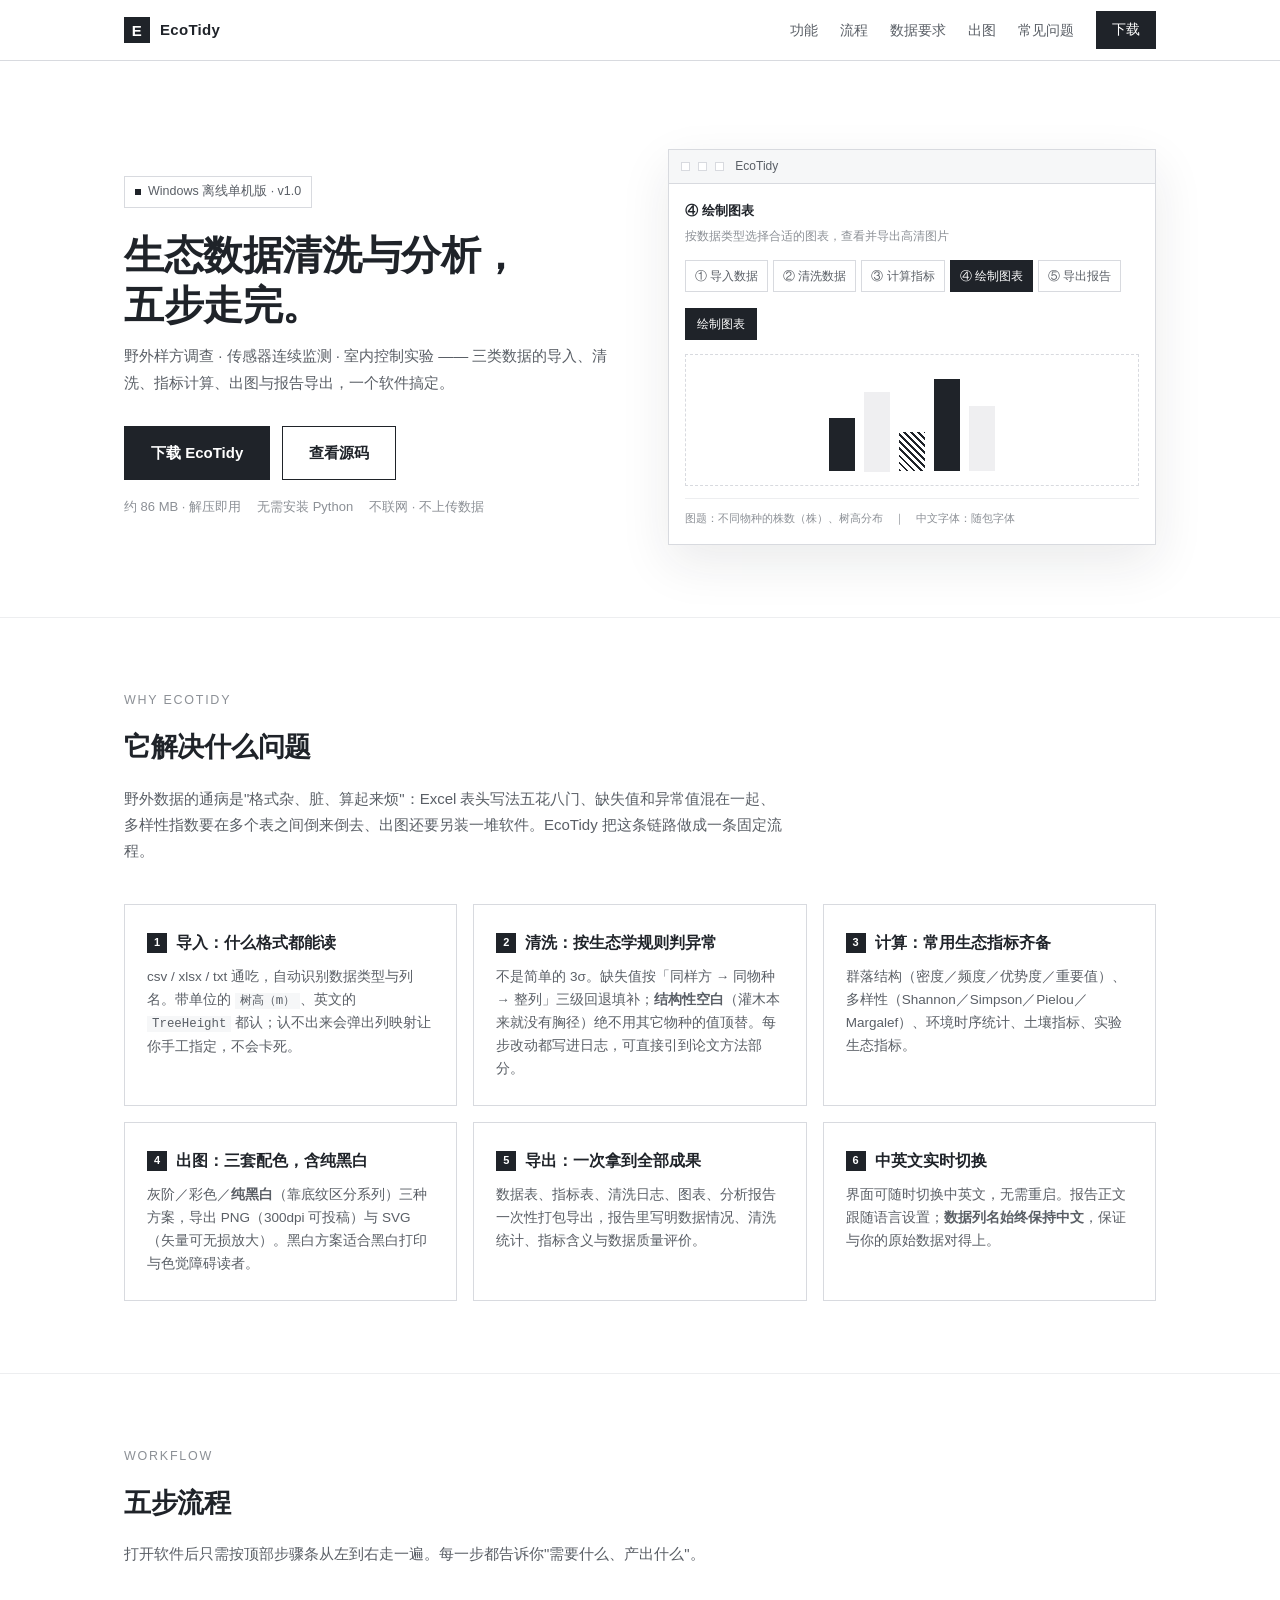
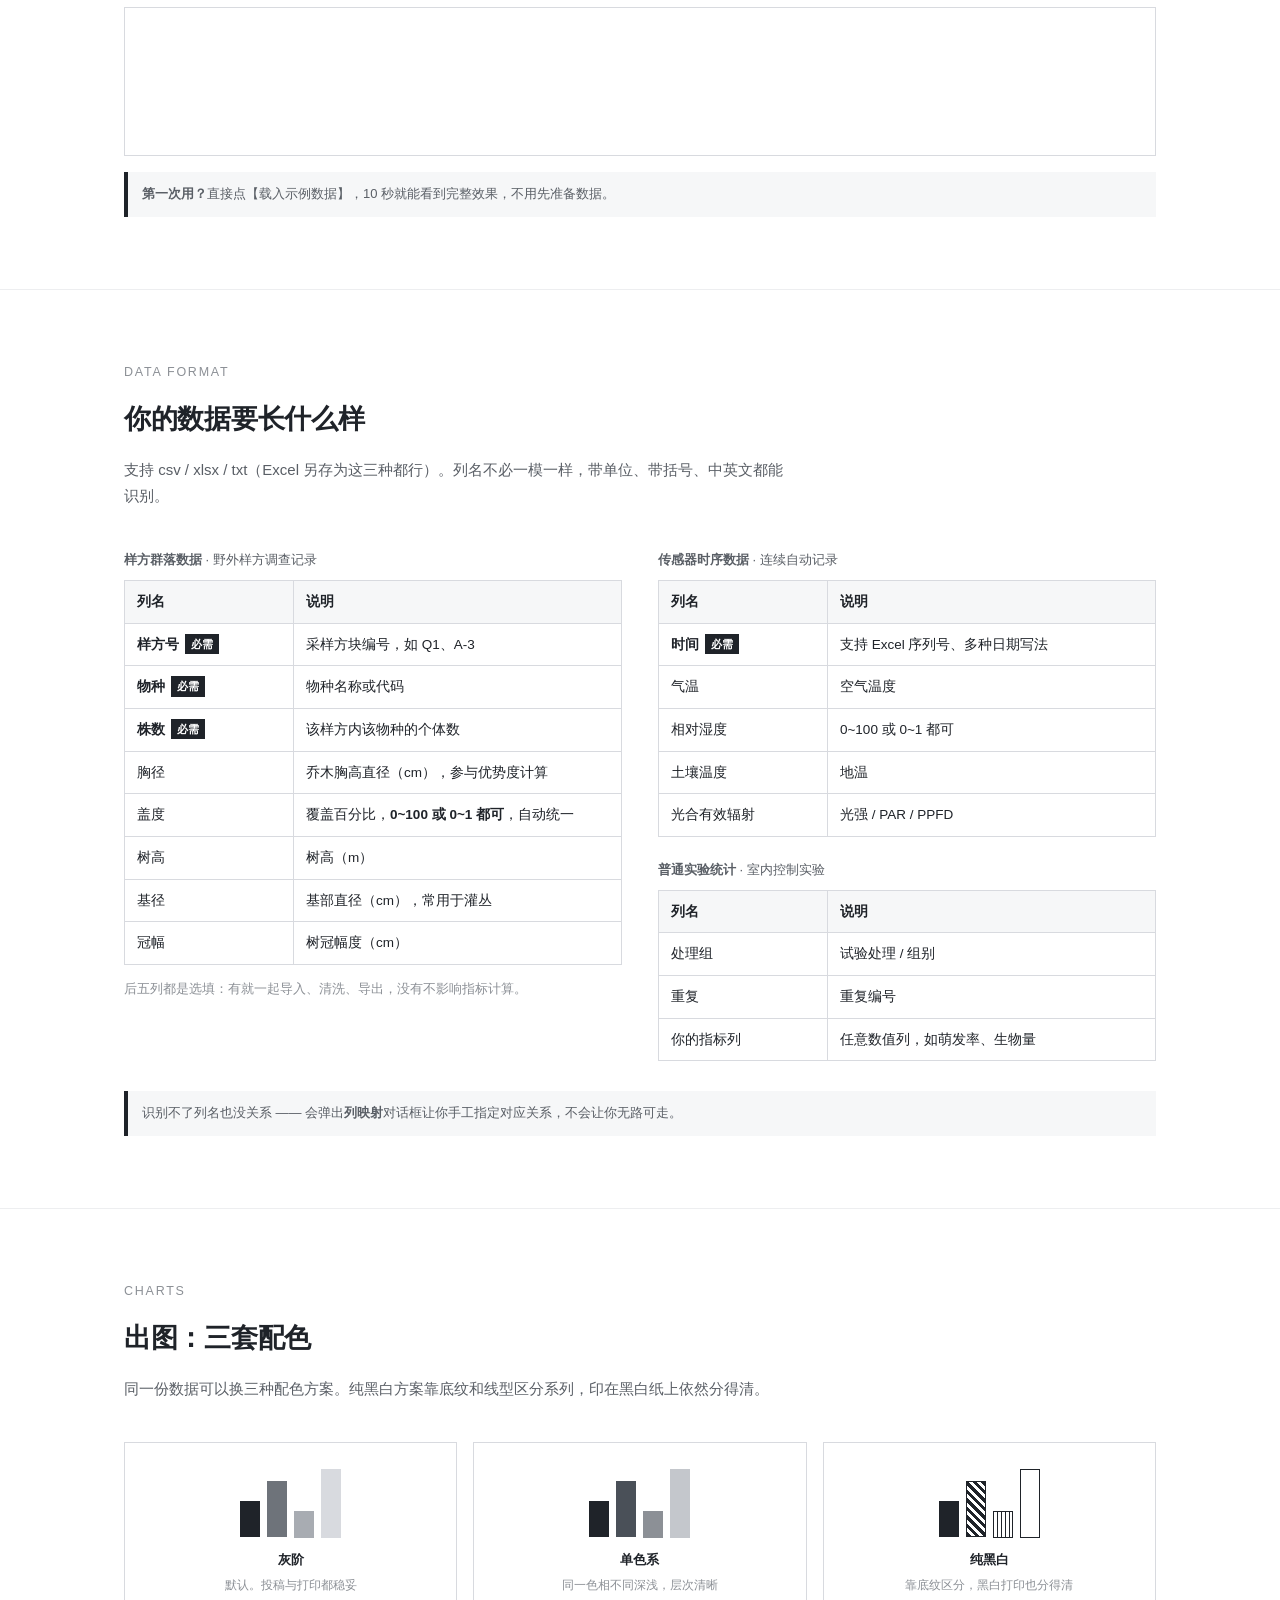
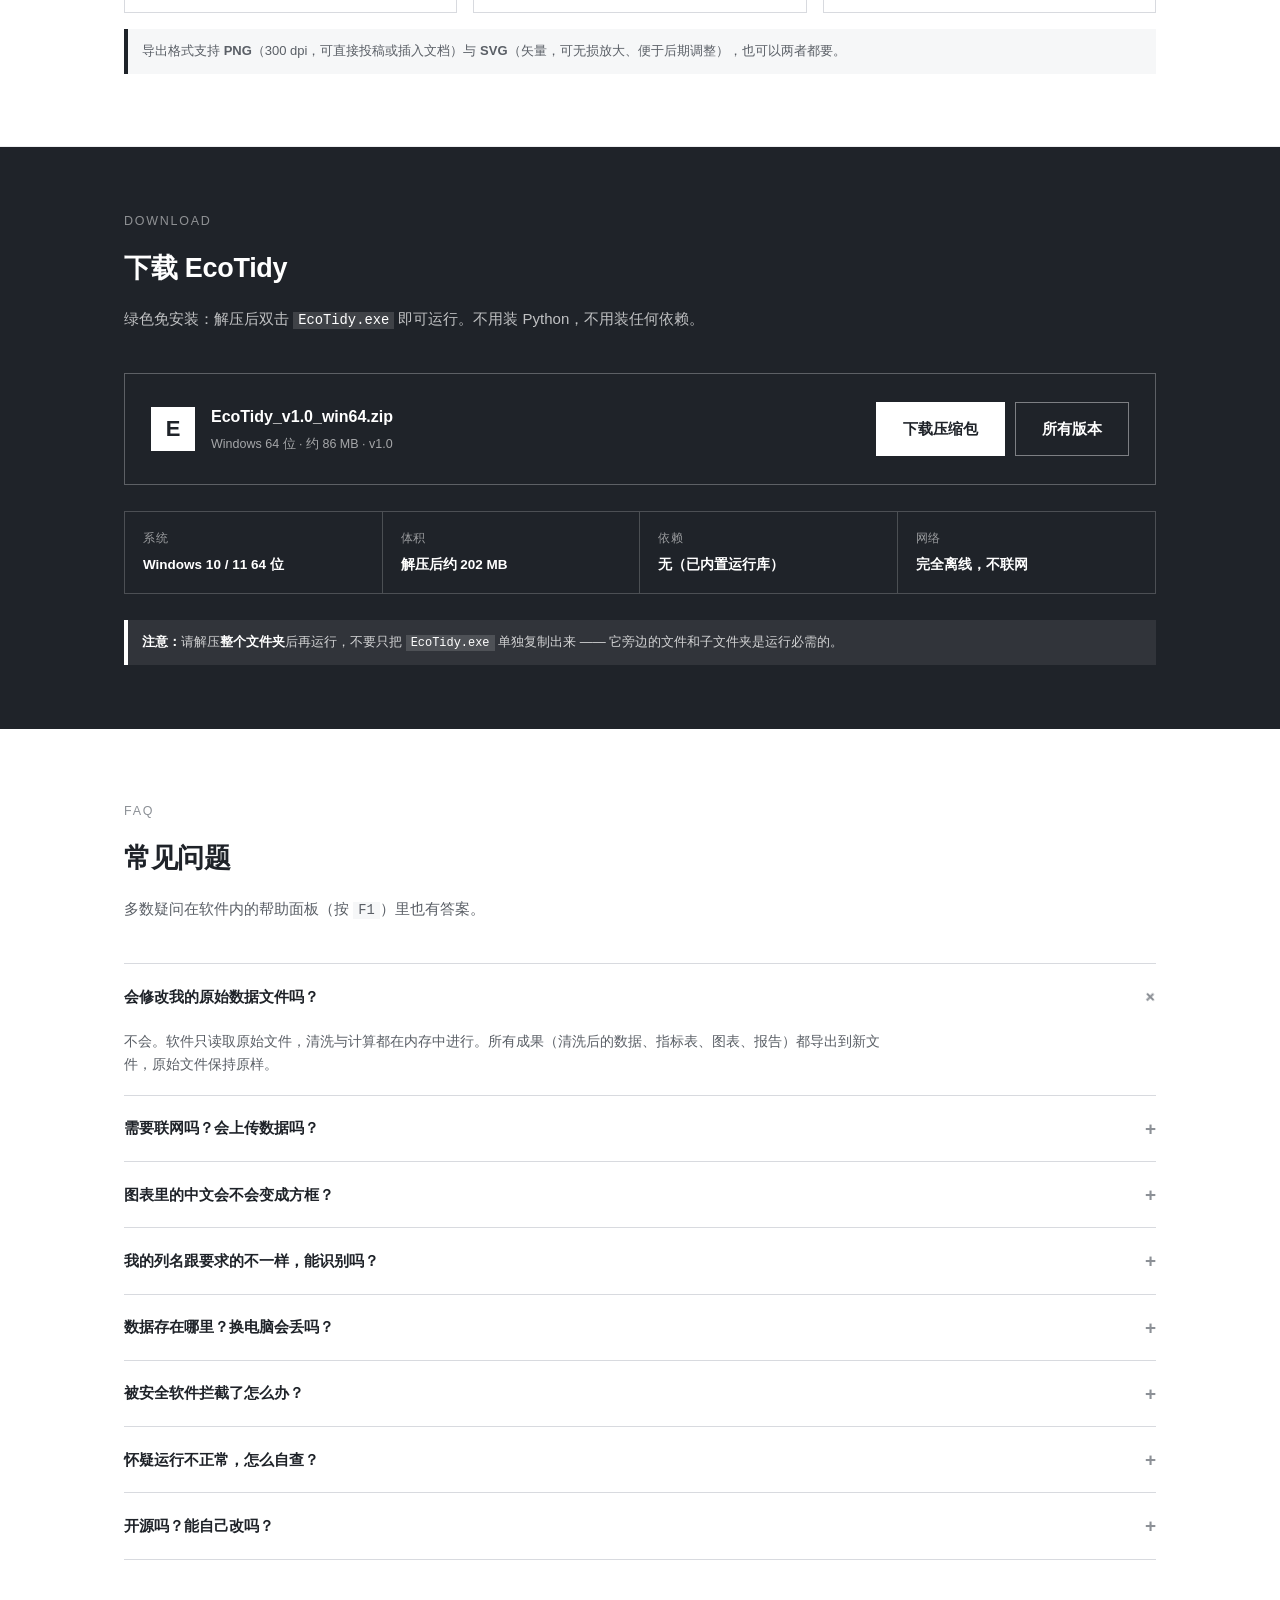
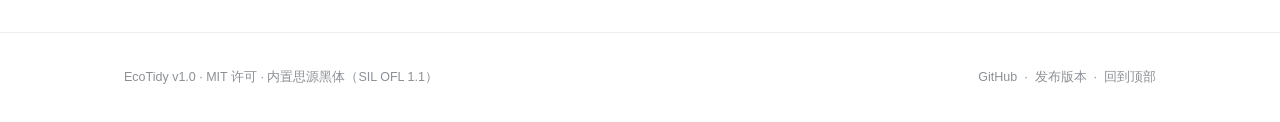
<file: index.html>
<!DOCTYPE html>
<html lang="zh-CN">
<head>
<meta charset="UTF-8">
<meta name="viewport" content="width=device-width, initial-scale=1">
<title>EcoTidy · 生态数据清洗与分析</title>
<meta name="description" content="EcoTidy —— 生态野外多源监测数据全自动清洗与标准化分析系统。适用于野外样方调查、传感器连续监测、室内控制实验三类数据，完全离线运行。">
<style>
/* ===========================================================================
   EcoTidy 介绍页
   配色与软件界面严格一致（取自 ui/style.py）：
     正文 #1F2329 / 次要 #5A5F66 / 弱化 #8C9096
     描边 #D8DADF / 浅分隔 #EDEEF0
     纯白底 #FFFFFF / 浅灰底 #F6F7F8 / 悬浮 #EFEFF1
   核心约定：**所有圆角为 0**，界面不出现彩色，层级靠灰度与 1px 描边拉开。
   =========================================================================== */

:root{
  --text:#1F2329; --text-sub:#5A5F66; --text-weak:#8C9096;
  --line:#D8DADF; --line-soft:#EDEEF0;
  --bg:#FFFFFF; --bg-soft:#F6F7F8; --bg-hover:#EFEFF1;
  --disabled:#C4C7CC;
  --maxw:1080px;
}
*{margin:0;padding:0;box-sizing:border-box}
html{scroll-behavior:smooth}
body{
  font-family:-apple-system,"Segoe UI","Microsoft YaHei","PingFang SC","Hiragino Sans GB",sans-serif;
  background:var(--bg); color:var(--text);
  font-size:15px; line-height:1.75;
  -webkit-font-smoothing:antialiased;
}
a{color:inherit;text-decoration:none}
code{font-family:"Cascadia Mono",Consolas,"Courier New",monospace;background:var(--bg-soft);padding:1px 5px;font-size:.92em}
.wrap{max-width:var(--maxw);margin:0 auto;padding:0 24px}

/* ---------- 顶部导航 ---------- */
header{
  position:sticky;top:0;z-index:50;background:rgba(255,255,255,.94);
  border-bottom:1px solid var(--line);backdrop-filter:saturate(180%) blur(8px);
}
.nav{display:flex;align-items:center;justify-content:space-between;height:60px}
.brand{display:flex;align-items:center;gap:10px;font-weight:700;letter-spacing:.02em}
.brand .mark{
  width:26px;height:26px;background:var(--text);display:grid;place-items:center;
  color:#fff;font-weight:800;font-size:15px;line-height:1;
}
.nav-links{display:flex;align-items:center;gap:22px;font-size:14px;color:var(--text-sub)}
.nav-links a{transition:color .15s}
.nav-links a:hover{color:var(--text)}
.nav-links .dl{
  background:var(--text);color:#fff;padding:7px 16px;font-size:13.5px;
  transition:background .15s,transform .15s;
}
.nav-links .dl:hover{background:#000;color:#fff;transform:translateY(-1px)}

/* ---------- 首屏 ---------- */
.hero{padding:88px 0 72px;border-bottom:1px solid var(--line-soft)}
.hero-grid{display:grid;grid-template-columns:1fr 1fr;gap:56px;align-items:center}
.badge{
  display:inline-flex;align-items:center;gap:7px;font-size:12.5px;color:var(--text-sub);
  border:1px solid var(--line);padding:4px 10px;margin-bottom:22px;
}
.badge .dot{
  width:6px;height:6px;background:var(--text);
  /* 直角方块，不用圆点 —— 软件全站圆角为 0，状态标记也用符号/方块表达 */
  animation:pulse 2.2s ease-in-out infinite;
}
@keyframes pulse{
  0%,100%{opacity:1;transform:scale(1)}
  50%{opacity:.35;transform:scale(.72)}
}
h1{font-size:40px;line-height:1.25;font-weight:800;letter-spacing:-.01em;margin-bottom:18px}
h1 .sub{display:block;font-size:15px;font-weight:400;color:var(--text-sub);letter-spacing:0;margin-top:12px;line-height:1.8}
.hero-cta{display:flex;gap:12px;align-items:center;flex-wrap:wrap;margin-top:30px}
.btn{
  display:inline-flex;align-items:center;gap:9px;padding:13px 26px;font-size:15px;
  font-weight:600;border:1px solid var(--text);cursor:pointer;
  transition:transform .16s,box-shadow .16s,background .16s,color .16s;
}
.btn-primary{background:var(--text);color:#fff}
.btn-primary:hover{background:#000;transform:translateY(-2px);box-shadow:0 6px 20px rgba(31,35,41,.18)}
.btn-ghost{background:#fff;color:var(--text)}
.btn-ghost:hover{background:var(--bg-hover);transform:translateY(-2px)}
.meta{margin-top:16px;font-size:13px;color:var(--text-weak);display:flex;gap:16px;flex-wrap:wrap}

/* 首屏右侧：模拟软件窗口 */
.mock{
  border:1px solid var(--line);background:#fff;
  box-shadow:0 18px 48px rgba(31,35,41,.09);
  transition:transform .3s;
}
.mock:hover{transform:translateY(-3px)}
.mock-bar{
  display:flex;align-items:center;gap:8px;height:34px;padding:0 12px;
  border-bottom:1px solid var(--line);background:var(--bg-soft);font-size:12px;color:var(--text-sub);
}
.mock-bar .sq{width:9px;height:9px;border:1px solid var(--line);background:#fff}
.mock-body{padding:16px}
.mock-title{font-size:13px;font-weight:700;margin-bottom:3px}
.mock-desc{font-size:11.5px;color:var(--text-weak);margin-bottom:14px}
.steps{display:flex;gap:5px;margin-bottom:16px;flex-wrap:wrap}
.step{
  font-size:11.5px;padding:5px 9px;border:1px solid var(--line);color:var(--text-sub);
  white-space:nowrap;transition:all .2s;
}
.step.on{background:var(--text);color:#fff;border-color:var(--text)}
.mock-btn{
  font-size:11.5px;padding:6px 12px;background:var(--text);color:#fff;
  display:inline-block;margin-bottom:14px;
}
.mock-canvas{
  border:1px dashed var(--line);height:132px;display:flex;align-items:flex-end;
  justify-content:center;gap:9px;padding:14px 16px;
}
.bar{width:26px;background:var(--text);transform-origin:bottom;animation:grow 1.4s cubic-bezier(.2,.8,.2,1) both}
.bar.g{background:var(--bg-hover)}
.bar.h{background:repeating-linear-gradient(45deg,var(--text) 0 2px,#fff 2px 5px)}
@keyframes grow{from{transform:scaleY(0);opacity:.4}to{transform:scaleY(1);opacity:1}}
.mock-foot{font-size:11px;color:var(--text-weak);margin-top:12px;padding-top:10px;border-top:1px solid var(--line-soft)}

/* ---------- 通用分节 ---------- */
section{padding:72px 0;border-bottom:1px solid var(--line-soft)}
.sec-label{font-size:12.5px;color:var(--text-weak);letter-spacing:.14em;text-transform:uppercase;margin-bottom:12px}
h2{font-size:27px;font-weight:800;letter-spacing:-.01em;margin-bottom:14px}
.sec-intro{color:var(--text-sub);max-width:660px;margin-bottom:40px}

/* ---------- 五步流程 ---------- */
.flow{display:grid;grid-template-columns:repeat(5,1fr);gap:0;border:1px solid var(--line)}
.flow-item{padding:22px 18px;border-right:1px solid var(--line);transition:background .2s;position:relative}
.flow-item:last-child{border-right:0}
.flow-item:hover{background:var(--bg-soft)}
.flow-num{font-size:11.5px;color:var(--text-weak);margin-bottom:9px;font-weight:700}
.flow-t{font-weight:700;font-size:14.5px;margin-bottom:7px}
.flow-d{font-size:12.5px;color:var(--text-sub);line-height:1.65}

/* ---------- 特性卡 ---------- */
.cards{display:grid;grid-template-columns:repeat(3,1fr);gap:16px}
.card{
  border:1px solid var(--line);padding:24px 22px;background:#fff;
  transition:transform .2s,box-shadow .2s,border-color .2s;
}
.card:hover{transform:translateY(-3px);box-shadow:0 10px 28px rgba(31,35,41,.08);border-color:var(--text-weak)}
.card-t{font-weight:700;font-size:15.5px;margin-bottom:10px;display:flex;align-items:center;gap:9px}
.card-t .n{
  width:20px;height:20px;background:var(--text);color:#fff;font-size:11px;
  display:grid;place-items:center;font-weight:700;flex:none;
}
.card-d{font-size:13.5px;color:var(--text-sub);line-height:1.7}

/* ---------- 数据表 ---------- */
.tbl{width:100%;border-collapse:collapse;font-size:13.5px;margin-bottom:14px}
.tbl th{
  background:var(--bg-soft);text-align:left;padding:9px 12px;
  border:1px solid var(--line);font-weight:700;
}
.tbl td{padding:9px 12px;border:1px solid var(--line)}
.tbl td.req{font-weight:700}
.tbl .tag{
  display:inline-block;font-size:10.5px;font-weight:700;background:var(--text);color:#fff;
  padding:1px 6px;margin-left:6px;vertical-align:1px;
}
.tbl .opt{color:var(--text-weak);font-size:12px}
.two-col{display:grid;grid-template-columns:1fr 1fr;gap:36px}
.mini{font-size:13px;color:var(--text-sub);margin-bottom:8px}
.tip{
  background:var(--bg-soft);border-left:4px solid var(--text);padding:11px 14px;
  font-size:13px;color:var(--text-sub);margin-top:16px;
}

/* ---------- 配色演示 ---------- */
.palettes{display:grid;grid-template-columns:repeat(3,1fr);gap:16px}
.pal{border:1px solid var(--line);padding:16px;text-align:center;transition:transform .2s,box-shadow .2s}
.pal:hover{transform:translateY(-3px);box-shadow:0 10px 28px rgba(31,35,41,.08)}
.pal-bars{display:flex;align-items:flex-end;justify-content:center;gap:7px;height:78px;margin-bottom:12px}
.pal-bars i{width:20px;display:block;transform-origin:bottom;animation:grow 1.2s cubic-bezier(.2,.8,.2,1) both}
.pal-n{font-size:13px;font-weight:700}
.pal-d{font-size:12px;color:var(--text-weak);margin-top:3px}

/* ---------- 下载区 ---------- */
.download{background:var(--text);color:#fff;padding:64px 0;border-bottom:0}
.download h2{color:#fff}
.download .sec-intro{color:rgba(255,255,255,.72)}
.dl-box{
  border:1px solid rgba(255,255,255,.28);padding:28px 26px;display:flex;
  align-items:center;justify-content:space-between;gap:26px;flex-wrap:wrap;
  transition:border-color .2s,background .2s;
}
.dl-box:hover{border-color:rgba(255,255,255,.5);background:rgba(255,255,255,.04)}
.dl-info{display:flex;align-items:center;gap:16px;min-width:260px}
.dl-mark{width:44px;height:44px;background:#fff;color:var(--text);display:grid;place-items:center;font-weight:800;font-size:22px;flex:none}
.dl-name{font-weight:700;font-size:16px}
.dl-sub{font-size:12.5px;color:rgba(255,255,255,.6);margin-top:3px}
.dl-actions{display:flex;gap:10px;align-items:center;flex-wrap:wrap}
.btn-white{background:#fff;color:var(--text);border-color:#fff}
.btn-white:hover{background:var(--bg-hover);transform:translateY(-2px)}
.btn-line{background:transparent;color:#fff;border-color:rgba(255,255,255,.42)}
.btn-line:hover{background:rgba(255,255,255,.1);transform:translateY(-2px)}
.req-grid{display:grid;grid-template-columns:repeat(4,1fr);gap:0;border:1px solid rgba(255,255,255,.2);margin-top:26px}
.req-item{padding:16px 18px;border-right:1px solid rgba(255,255,255,.2)}
.req-item:last-child{border-right:0}
.req-k{font-size:11.5px;color:rgba(255,255,255,.55);margin-bottom:5px;letter-spacing:.05em}
.req-v{font-size:13.5px;font-weight:600}

/* ---------- 问答 ---------- */
.faq{border-top:1px solid var(--line)}
.faq details{border-bottom:1px solid var(--line)}
.faq summary{
  padding:16px 0;font-weight:600;cursor:pointer;list-style:none;
  display:flex;align-items:center;justify-content:space-between;gap:16px;transition:color .15s;
}
.faq summary::-webkit-details-marker{display:none}
.faq summary:hover{color:#000}
.faq summary::after{content:"+";font-size:19px;color:var(--text-weak);transition:transform .2s;flex:none}
.faq details[open] summary::after{transform:rotate(45deg)}
.faq .ans{padding:0 0 18px;color:var(--text-sub);font-size:13.5px;max-width:760px}

/* ---------- 页脚 ---------- */
footer{padding:34px 0;font-size:12.5px;color:var(--text-weak)}
.foot{display:flex;justify-content:space-between;gap:20px;flex-wrap:wrap}
.foot a:hover{color:var(--text)}

/* ---------- 滚动入场 ---------- */
.reveal{opacity:0;transform:translateY(18px);transition:opacity .6s cubic-bezier(.2,.8,.2,1),transform .6s cubic-bezier(.2,.8,.2,1)}
.reveal.in{opacity:1;transform:none}

/* ---------- 顶部下载进度条 ---------- */
#prog{position:fixed;top:0;left:0;height:2px;background:var(--text);width:0;z-index:99;transition:width .1s linear}

/* ---------- 响应式 ---------- */
@media (max-width:900px){
  .hero-grid{grid-template-columns:1fr;gap:40px}
  h1{font-size:31px}
  .flow{grid-template-columns:1fr 1fr}
  .flow-item{border-bottom:1px solid var(--line)}
  .flow-item:nth-child(2n){border-right:0}
  .cards,.palettes{grid-template-columns:1fr}
  .two-col{grid-template-columns:1fr;gap:28px}
  .req-grid{grid-template-columns:1fr 1fr}
  .req-item:nth-child(2n){border-right:0}
  .req-item{border-bottom:1px solid rgba(255,255,255,.2)}
  .nav-links a:not(.dl){display:none}
}
</style>
</head>
<body>
<div id="prog"></div>

<!-- ======================= 导航 ======================= -->
<header>
  <div class="wrap nav">
    <a class="brand" href="#top"><span class="mark">E</span>EcoTidy</a>
    <nav class="nav-links">
      <a href="#features">功能</a>
      <a href="#flow">流程</a>
      <a href="#data">数据要求</a>
      <a href="#palette">出图</a>
      <a href="#faq">常见问题</a>
      <a class="dl" href="#download">下载</a>
    </nav>
  </div>
</header>

<!-- ======================= 首屏 ======================= -->
<div id="top"></div>
<section class="hero">
  <div class="wrap hero-grid">
    <div>
      <div class="badge"><span class="dot"></span>Windows 离线单机版 · v1.0</div>
      <h1>
        生态数据清洗与分析，<br>五步走完。
        <span class="sub">野外样方调查 · 传感器连续监测 · 室内控制实验 —— 三类数据的导入、清洗、指标计算、出图与报告导出，一个软件搞定。</span>
      </h1>
      <div class="hero-cta">
        <a class="btn btn-primary" href="#download">下载 EcoTidy</a>
        <a class="btn btn-ghost" href="https://github.com/zhou634/EcoTidy" target="_blank" rel="noopener">查看源码</a>
      </div>
      <div class="meta">
        <span>约 86 MB · 解压即用</span>
        <span>无需安装 Python</span>
        <span>不联网 · 不上传数据</span>
      </div>
    </div>

    <!-- 模拟软件界面 -->
    <div class="mock">
      <div class="mock-bar"><span class="sq"></span><span class="sq"></span><span class="sq"></span>&nbsp;EcoTidy</div>
      <div class="mock-body">
        <div class="mock-title">④ 绘制图表</div>
        <div class="mock-desc">按数据类型选择合适的图表，查看并导出高清图片</div>
        <div class="steps">
          <span class="step">① 导入数据</span>
          <span class="step">② 清洗数据</span>
          <span class="step">③ 计算指标</span>
          <span class="step on">④ 绘制图表</span>
          <span class="step">⑤ 导出报告</span>
        </div>
        <div class="mock-btn">绘制图表</div>
        <div class="mock-canvas">
          <i class="bar" style="height:52%;animation-delay:.05s"></i>
          <i class="bar g" style="height:78%;animation-delay:.15s"></i>
          <i class="bar h" style="height:38%;animation-delay:.25s"></i>
          <i class="bar" style="height:90%;animation-delay:.35s"></i>
          <i class="bar g" style="height:64%;animation-delay:.45s"></i>
        </div>
        <div class="mock-foot">图题：不同物种的株数（株）、树高分布　｜　中文字体：随包字体</div>
      </div>
    </div>
  </div>
</section>

<!-- ======================= 解决什么问题 ======================= -->
<section id="features">
  <div class="wrap">
    <div class="sec-label reveal">Why EcoTidy</div>
    <h2 class="reveal">它解决什么问题</h2>
    <p class="sec-intro reveal">野外数据的通病是"格式杂、脏、算起来烦"：Excel 表头写法五花八门、缺失值和异常值混在一起、多样性指数要在多个表之间倒来倒去、出图还要另装一堆软件。EcoTidy 把这条链路做成一条固定流程。</p>

    <div class="cards">
      <div class="card reveal">
        <div class="card-t"><span class="n">1</span>导入：什么格式都能读</div>
        <div class="card-d">csv / xlsx / txt 通吃，自动识别数据类型与列名。带单位的 <code>树高（m）</code>、英文的 <code>TreeHeight</code> 都认；认不出来会弹出列映射让你手工指定，不会卡死。</div>
      </div>
      <div class="card reveal">
        <div class="card-t"><span class="n">2</span>清洗：按生态学规则判异常</div>
        <div class="card-d">不是简单的 3σ。缺失值按「同样方 → 同物种 → 整列」三级回退填补；<b>结构性空白</b>（灌木本来就没有胸径）绝不用其它物种的值顶替。每步改动都写进日志，可直接引到论文方法部分。</div>
      </div>
      <div class="card reveal">
        <div class="card-t"><span class="n">3</span>计算：常用生态指标齐备</div>
        <div class="card-d">群落结构（密度／频度／优势度／重要值）、多样性（Shannon／Simpson／Pielou／Margalef）、环境时序统计、土壤指标、实验生态指标。</div>
      </div>
      <div class="card reveal">
        <div class="card-t"><span class="n">4</span>出图：三套配色，含纯黑白</div>
        <div class="card-d">灰阶／彩色／<b>纯黑白</b>（靠底纹区分系列）三种方案，导出 PNG（300dpi 可投稿）与 SVG（矢量可无损放大）。黑白方案适合黑白打印与色觉障碍读者。</div>
      </div>
      <div class="card reveal">
        <div class="card-t"><span class="n">5</span>导出：一次拿到全部成果</div>
        <div class="card-d">数据表、指标表、清洗日志、图表、分析报告一次性打包导出，报告里写明数据情况、清洗统计、指标含义与数据质量评价。</div>
      </div>
      <div class="card reveal">
        <div class="card-t"><span class="n">6</span>中英文实时切换</div>
        <div class="card-d">界面可随时切换中英文，无需重启。报告正文跟随语言设置；<b>数据列名始终保持中文</b>，保证与你的原始数据对得上。</div>
      </div>
    </div>
  </div>
</section>

<!-- ======================= 五步流程 ======================= -->
<section id="flow">
  <div class="wrap">
    <div class="sec-label reveal">Workflow</div>
    <h2 class="reveal">五步流程</h2>
    <p class="sec-intro reveal">打开软件后只需按顶部步骤条从左到右走一遍。每一步都告诉你"需要什么、产出什么"。</p>

    <div class="flow reveal">
      <div class="flow-item">
        <div class="flow-num">STEP 01</div>
        <div class="flow-t">导入数据</div>
        <div class="flow-d">选择文件或直接拖进窗口，自动识别类型与列名。</div>
      </div>
      <div class="flow-item">
        <div class="flow-num">STEP 02</div>
        <div class="flow-t">清洗数据</div>
        <div class="flow-d">异常值、缺失值、重复记录一次处理完，附完整日志。</div>
      </div>
      <div class="flow-item">
        <div class="flow-num">STEP 03</div>
        <div class="flow-t">计算指标</div>
        <div class="flow-d">按数据类型自动勾选指标组，产出指标表。</div>
      </div>
      <div class="flow-item">
        <div class="flow-num">STEP 04</div>
        <div class="flow-t">绘制图表</div>
        <div class="flow-d">推荐图表类型，选配色与格式后导出图片。</div>
      </div>
      <div class="flow-item">
        <div class="flow-num">STEP 05</div>
        <div class="flow-t">导出报告</div>
        <div class="flow-d">全部成果打包导出为完整成果文件夹。</div>
      </div>
    </div>

    <div class="tip reveal">
      <b>第一次用？</b>直接点【载入示例数据】，10 秒就能看到完整效果，不用先准备数据。
    </div>
  </div>
</section>

<!-- ======================= 数据要求 ======================= -->
<section id="data">
  <div class="wrap">
    <div class="sec-label reveal">Data Format</div>
    <h2 class="reveal">你的数据要长什么样</h2>
    <p class="sec-intro reveal">支持 csv / xlsx / txt（Excel 另存为这三种都行）。列名不必一模一样，带单位、带括号、中英文都能识别。</p>

    <div class="two-col">
      <div class="reveal">
        <div class="mini"><b>样方群落数据</b> · 野外样方调查记录</div>
        <table class="tbl">
          <tr><th style="width:34%">列名</th><th>说明</th></tr>
          <tr><td class="req">样方号<span class="tag">必需</span></td><td>采样方块编号，如 Q1、A-3</td></tr>
          <tr><td class="req">物种<span class="tag">必需</span></td><td>物种名称或代码</td></tr>
          <tr><td class="req">株数<span class="tag">必需</span></td><td>该样方内该物种的个体数</td></tr>
          <tr><td>胸径</td><td>乔木胸高直径（cm），参与优势度计算</td></tr>
          <tr><td>盖度</td><td>覆盖百分比，<b>0~100 或 0~1 都可</b>，自动统一</td></tr>
          <tr><td>树高</td><td>树高（m）</td></tr>
          <tr><td>基径</td><td>基部直径（cm），常用于灌丛</td></tr>
          <tr><td>冠幅</td><td>树冠幅度（cm）</td></tr>
        </table>
        <div class="opt-note" style="font-size:12.5px;color:var(--text-weak)">后五列都是选填：有就一起导入、清洗、导出，没有不影响指标计算。</div>
      </div>

      <div class="reveal">
        <div class="mini"><b>传感器时序数据</b> · 连续自动记录</div>
        <table class="tbl">
          <tr><th style="width:34%">列名</th><th>说明</th></tr>
          <tr><td class="req">时间<span class="tag">必需</span></td><td>支持 Excel 序列号、多种日期写法</td></tr>
          <tr><td>气温</td><td>空气温度</td></tr>
          <tr><td>相对湿度</td><td>0~100 或 0~1 都可</td></tr>
          <tr><td>土壤温度</td><td>地温</td></tr>
          <tr><td>光合有效辐射</td><td>光强 / PAR / PPFD</td></tr>
        </table>

        <div class="mini" style="margin-top:22px"><b>普通实验统计</b> · 室内控制实验</div>
        <table class="tbl">
          <tr><th style="width:34%">列名</th><th>说明</th></tr>
          <tr><td>处理组</td><td>试验处理 / 组别</td></tr>
          <tr><td>重复</td><td>重复编号</td></tr>
          <tr><td>你的指标列</td><td>任意数值列，如萌发率、生物量</td></tr>
        </table>
      </div>
    </div>

    <div class="tip reveal">
      识别不了列名也没关系 —— 会弹出<b>列映射</b>对话框让你手工指定对应关系，不会让你无路可走。
    </div>
  </div>
</section>

<!-- ======================= 配色演示 ======================= -->
<section id="palette">
  <div class="wrap">
    <div class="sec-label reveal">Charts</div>
    <h2 class="reveal">出图：三套配色</h2>
    <p class="sec-intro reveal">同一份数据可以换三种配色方案。纯黑白方案靠底纹和线型区分系列，印在黑白纸上依然分得清。</p>

    <div class="palettes">
      <div class="pal reveal">
        <div class="pal-bars">
          <i style="height:46%;background:#1F2329"></i>
          <i style="height:72%;background:#6E737A"></i>
          <i style="height:34%;background:#A8ACB2"></i>
          <i style="height:88%;background:#D8DADF"></i>
        </div>
        <div class="pal-n">灰阶</div>
        <div class="pal-d">默认。投稿与打印都稳妥</div>
      </div>
      <div class="pal reveal">
        <div class="pal-bars">
          <i style="height:46%;background:#1F2329"></i>
          <i style="height:72%;background:#4A5058"></i>
          <i style="height:34%;background:#8C9096"></i>
          <i style="height:88%;background:#C4C7CC"></i>
        </div>
        <div class="pal-n">单色系</div>
        <div class="pal-d">同一色相不同深浅，层次清晰</div>
      </div>
      <div class="pal reveal">
        <div class="pal-bars">
          <i style="height:46%;background:#1F2329"></i>
          <i style="height:72%;background:repeating-linear-gradient(45deg,#1F2329 0 3px,#fff 3px 6px);border:1px solid #1F2329"></i>
          <i style="height:34%;background:repeating-linear-gradient(90deg,#fff 0 3px,#1F2329 3px 4px);border:1px solid #1F2329"></i>
          <i style="height:88%;background:#fff;border:1px solid #1F2329"></i>
        </div>
        <div class="pal-n">纯黑白</div>
        <div class="pal-d">靠底纹区分，黑白打印也分得清</div>
      </div>
    </div>

    <div class="tip reveal">
      导出格式支持 <b>PNG</b>（300 dpi，可直接投稿或插入文档）与 <b>SVG</b>（矢量，可无损放大、便于后期调整），也可以两者都要。
    </div>
  </div>
</section>

<!-- ======================= 下载 ======================= -->
<section class="download" id="download">
  <div class="wrap">
    <div class="sec-label reveal" style="color:rgba(255,255,255,.5)">Download</div>
    <h2 class="reveal">下载 EcoTidy</h2>
    <p class="sec-intro reveal">绿色免安装：解压后双击 <code style="background:rgba(255,255,255,.14);color:#fff">EcoTidy.exe</code> 即可运行。不用装 Python，不用装任何依赖。</p>

    <div class="dl-box reveal">
      <div class="dl-info">
        <div class="dl-mark">E</div>
        <div>
          <div class="dl-name">EcoTidy_v1.0_win64.zip</div>
          <div class="dl-sub">Windows 64 位 · 约 86 MB · v1.0</div>
        </div>
      </div>
      <div class="dl-actions">
        <a class="btn btn-white" href="https://github.com/zhou634/EcoTidy/releases/download/v1.0/EcoTidy_v1.0_win64.zip">下载压缩包</a>
        <a class="btn btn-line" href="https://github.com/zhou634/EcoTidy/releases" target="_blank" rel="noopener">所有版本</a>
      </div>
    </div>

    <div class="req-grid reveal">
      <div class="req-item"><div class="req-k">系统</div><div class="req-v">Windows 10 / 11 64 位</div></div>
      <div class="req-item"><div class="req-k">体积</div><div class="req-v">解压后约 202 MB</div></div>
      <div class="req-item"><div class="req-k">依赖</div><div class="req-v">无（已内置运行库）</div></div>
      <div class="req-item"><div class="req-k">网络</div><div class="req-v">完全离线，不联网</div></div>
    </div>

    <div class="tip reveal" style="background:rgba(255,255,255,.08);border-left-color:#fff;color:rgba(255,255,255,.78);margin-top:26px">
      <b style="color:#fff">注意：</b>请解压<b style="color:#fff">整个文件夹</b>后再运行，不要只把 <code style="background:rgba(255,255,255,.14);color:#fff">EcoTidy.exe</code> 单独复制出来 —— 它旁边的文件和子文件夹是运行必需的。
    </div>
  </div>
</section>

<!-- ======================= 常见问题 ======================= -->
<section id="faq" style="border-bottom:1px solid var(--line-soft)">
  <div class="wrap">
    <div class="sec-label reveal">FAQ</div>
    <h2 class="reveal">常见问题</h2>
    <p class="sec-intro reveal">多数疑问在软件内的帮助面板（按 <code>F1</code>）里也有答案。</p>

    <div class="faq reveal">
      <details open>
        <summary>会修改我的原始数据文件吗？</summary>
        <div class="ans">不会。软件只读取原始文件，清洗与计算都在内存中进行。所有成果（清洗后的数据、指标表、图表、报告）都导出到新文件，原始文件保持原样。</div>
      </details>
      <details>
        <summary>需要联网吗？会上传数据吗？</summary>
        <div class="ans">完全离线运行：不联网、不上传任何数据、不需要账号。断网状态下全部功能可用，适合有数据保密要求的场景。</div>
      </details>
      <details>
        <summary>图表里的中文会不会变成方框？</summary>
        <div class="ans">不会。软件随包内置思源黑体（SIL OFL 许可），用绝对路径注册字体，不依赖目标机器装了什么字体，换电脑也一样正常显示。</div>
      </details>
      <details>
        <summary>我的列名跟要求的不一样，能识别吗？</summary>
        <div class="ans">大部分能。带单位的 <code>树高（m）</code>、<code>胸径(cm)</code>，英文的 <code>TreeHeight</code>、<code>DBH</code> 都能识别。实在认不出来会弹出列映射对话框，让你手工把原始列名对应到标准字段，不会卡住。</div>
      </details>
      <details>
        <summary>数据存在哪里？换电脑会丢吗？</summary>
        <div class="ans">历史任务与设置存在 <code>%APPDATA%\EcoTidy</code>，导出的成果默认在「我的文档\EcoTidy」。换电脑时把 <code>%APPDATA%\EcoTidy</code> 一起带走，历史任务就还在。若该目录不可写，软件会自动改存到别处并在界面顶部说明实际位置。</div>
      </details>
      <details>
        <summary>被安全软件拦截了怎么办？</summary>
        <div class="ans">打包工具（PyInstaller）生成的程序常被误报，属于普遍现象。把 EcoTidy 文件夹加入白名单即可。程序不含任何联网行为，可自行用抓包工具验证。</div>
      </details>
      <details>
        <summary>怀疑运行不正常，怎么自查？</summary>
        <div class="ans">在命令行运行 <code>EcoTidy.exe --selftest</code>，它会跑一遍完整流程（读数据 → 清洗 → 计算 → 绘图 → 导出 → 建界面），并把逐项结果写到 <code>%APPDATA%\EcoTidy\temp\EcoTidy_自检结果.txt</code>。</div>
      </details>
      <details>
        <summary>开源吗？能自己改吗？</summary>
        <div class="ans">代码在 <a href="https://github.com/zhou634/EcoTidy" target="_blank" rel="noopener" style="border-bottom:1px solid var(--line)">GitHub</a> 上，采用 MIT 许可，可自由使用、修改、分发（含商业用途）。仓库里含 481 项自动化测试与打包说明。</div>
      </details>
    </div>
  </div>
</section>

<!-- ======================= 页脚 ======================= -->
<footer>
  <div class="wrap foot">
    <div>EcoTidy v1.0 · MIT 许可 · 内置思源黑体（SIL OFL 1.1）</div>
    <div>
      <a href="https://github.com/zhou634/EcoTidy" target="_blank" rel="noopener">GitHub</a>
      &nbsp;·&nbsp;
      <a href="https://github.com/zhou634/EcoTidy/releases" target="_blank" rel="noopener">发布版本</a>
      &nbsp;·&nbsp;
      <a href="#top">回到顶部</a>
    </div>
  </div>
</footer>

<script>
/* ---------- 顶部进度条 ---------- */
(function(){
  const bar = document.getElementById('prog');
  let raf = null;
  function update(){
    const h = document.documentElement.scrollHeight - window.innerHeight;
    bar.style.width = (h > 0 ? Math.min(100, (window.scrollY / h) * 100) : 0) + '%';
    raf = null;
  }
  window.addEventListener('scroll', function(){
    if (!raf) raf = requestAnimationFrame(update);
  }, {passive:true});
  update();
})();

/* ---------- 滚动入场 ----------
   用 IntersectionObserver 做一次性淡入上移。
   为什么不用滚动事件逐个判断：那样每帧都要读元素位置，长页面上会掉帧。 */
(function(){
  const items = document.querySelectorAll('.reveal');
  if (!('IntersectionObserver' in window)) {
    items.forEach(function(el){ el.classList.add('in'); });
    return;
  }
  const io = new IntersectionObserver(function(entries){
    entries.forEach(function(entry){
      if (!entry.isIntersecting) return;
      // 同一屏内的元素依次入场，做出轻微的错落感
      const siblings = Array.prototype.slice.call(
        entry.target.parentElement.querySelectorAll('.reveal'));
      const idx = Math.max(0, siblings.indexOf(entry.target));
      entry.target.style.transitionDelay = Math.min(idx * 70, 350) + 'ms';
      entry.target.classList.add('in');
      io.unobserve(entry.target);
    });
  }, {rootMargin:'0px 0px -8% 0px', threshold:0.08});
  items.forEach(function(el){ io.observe(el); });
})();

/* ---------- 图表柱状：进入视口时重新播放动画 ---------- */
(function(){
  const canvases = document.querySelectorAll('.mock-canvas, .pal-bars');
  if (!('IntersectionObserver' in window)) return;
  const io = new IntersectionObserver(function(entries){
    entries.forEach(function(entry){
      if (!entry.isIntersecting) return;
      entry.target.querySelectorAll('i').forEach(function(bar, i){
        bar.style.animation = 'none';
        void bar.offsetWidth;                    // 强制回流以重启动画
        bar.style.animation = 'grow 1.2s cubic-bezier(.2,.8,.2,1) both';
        bar.style.animationDelay = (i * 90) + 'ms';
      });
      io.unobserve(entry.target);
    });
  }, {threshold:0.3});
  canvases.forEach(function(el){ io.observe(el); });
})();

/* ---------- 下载计数提示（纯前端，失败不影响页面）---------- */
(function(){
  const link = document.querySelector('.dl-actions .btn-white');
  if (!link) return;
  link.addEventListener('click', function(){
    const old = link.textContent;
    link.textContent = '正在开始下载…';
    link.style.pointerEvents = 'none';
    setTimeout(function(){
      link.textContent = old;
      link.style.pointerEvents = '';
    }, 2600);
  });
})();
</script>
</body>
</html>
</file>
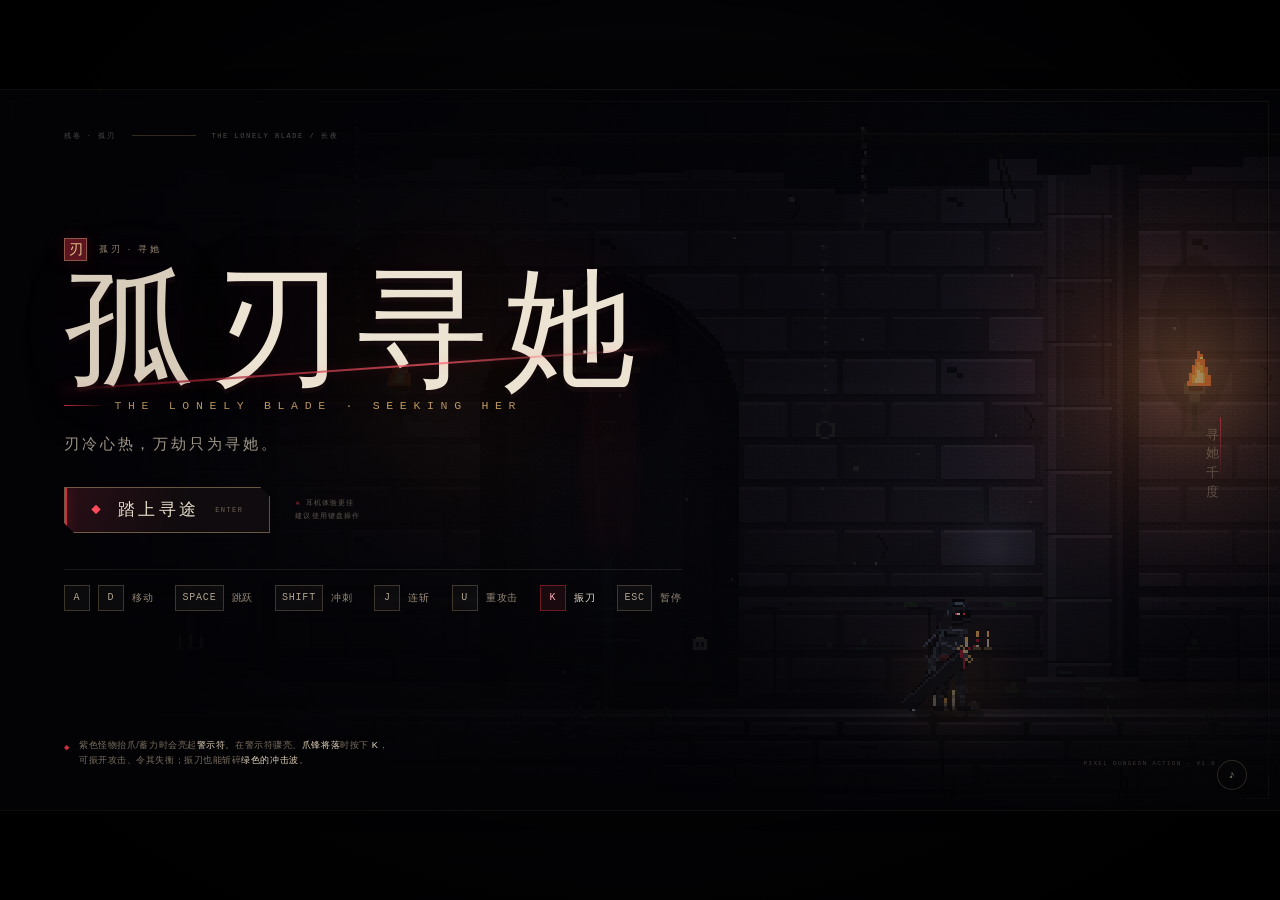
<file: WhoIsShe/index.html>
<!DOCTYPE html>
<html lang="zh-CN">
<head>
<meta charset="UTF-8">
<meta name="viewport" content="width=device-width, initial-scale=1.0, viewport-fit=cover">
<meta name="theme-color" content="#050508">
<meta name="color-scheme" content="dark">
<meta name="description" content="孤刃寻她 · THE LONELY BLADE —— 一款单文件、纯 Canvas 的横版像素寻途动作游戏。孤刃忍者踏遍回廊，只为寻回被掳走的心上人。">
<link rel="icon" href="data:image/svg+xml,%3Csvg xmlns='http://www.w3.org/2000/svg' viewBox='0 0 32 32'%3E%3Crect width='32' height='32' rx='4' fill='%2307060a'/%3E%3Cpath d='M5 23 27 7' stroke='%23d7e7ff' stroke-width='2'/%3E%3Cpath d='M7 21 3 24' stroke='%23c7a268' stroke-width='2'/%3E%3Crect x='10' y='13' width='11' height='7' rx='3' fill='%230b0b10'/%3E%3Crect x='13' y='15' width='5' height='2' fill='%23ff354d'/%3E%3C/svg%3E">
<title>孤刃寻她 · THE LONELY BLADE</title>
<link rel="stylesheet" href="style.css">
</head>
<body>
<div id="app">
  <main id="stage">
    <canvas id="game" width="480" height="270" aria-label="孤刃寻她：像素寻途动作游戏画面"></canvas>

    <div class="fx-layer fx-scanlines" aria-hidden="true"></div>
    <div class="fx-layer fx-grain" aria-hidden="true"></div>
    <div class="fx-layer fx-vignette" aria-hidden="true"></div>
    <div class="fx-layer fx-frame" aria-hidden="true"></div>

    <section id="hud" class="hud is-hidden" aria-label="状态栏">
      <div class="hud-left">
        <div class="player-plate">
          <div class="crest" aria-hidden="true"><canvas id="portraitCanvas" width="44" height="44"></canvas></div>
          <div class="vitals">
            <div class="vitals-top">
              <span class="name">孤 刃</span>
              <span class="jp">KOHJIN</span>
              <span id="hpText" class="hp-text">100 / 100</span>
            </div>
            <div class="hp-track" id="hpTrack">
              <div class="hp-lag" id="hpLag"></div>
              <div class="hp-fill" id="hpFill"></div>
              <div class="notches"></div>
            </div>
            <div class="vitals-bottom">
              <span><i class="dot"></i><kbd class="hud-kbd">K</kbd>振刀 <b id="deflectCount">00</b></span>
              <span id="killCount">斩 00</span>
            </div>
          </div>
        </div>
      </div>
      <div class="hud-center">
        <div class="combo-hud" id="comboHud">
          <span class="combo-num" id="comboNum">2</span>
          <span class="combo-series"><span class="combo-label">连 斩</span><span class="combo-en">HIT COMBO</span></span>
        </div>
      </div>
      <div class="hud-right">
        <div class="wave-label">
          <span class="wave-kicker">寻 她</span>
          <strong id="waveRoman">I</strong><span class="slash">/</span><span>III</span>
        </div>
        <div class="enemy-pips" id="enemyPips" aria-label="剩余敌人"></div>
      </div>
    </section>

    <div class="announce" id="announce" aria-live="polite">
      <div class="rule"><i></i></div>
      <div class="zh" id="announceZh"></div>
      <div class="en" id="announceEn"></div>
      <div class="sub" id="announceSub"></div>
    </div>

    <div class="parry-callout" id="parryCallout" aria-hidden="true">
      <span class="parry-zh">振 刀</span>
      <span class="parry-en">DEFLECT</span>
      <span class="parry-burst"></span>
    </div>

    <div class="hint-bar" id="hintBar">
      <kbd id="hintKey">K</kbd>
      <span class="hint-text"><b id="hintTitle">振刀</b><small id="hintSub">警示符骤亮、爪锋将落时按下，白刃反弹</small></span>
    </div>

    <button class="btn-sound" id="muteBtn" aria-label="开启或关闭声音" title="声音 M">
      <span class="on">♪</span><span class="off">×</span>
    </button>

    <section id="titleScreen" class="screen screen-title" aria-label="标题画面">
      <div class="title-topline">
        <span>残卷 · 孤刃</span><span class="cinema-line"></span><span>The Lonely Blade / 长夜</span>
      </div>
      <div class="title-main">
        <div class="title-eyebrow"><span class="seal">刃</span><span>孤刃 · 寻她</span></div>
        <h1 class="game-title" aria-label="孤刃寻她">
          <span class="char">孤</span><span class="char">刃</span><span class="char">寻</span><span class="char">她</span>
          <span class="title-slash" aria-hidden="true"></span>
        </h1>
        <div class="title-en">The Lonely Blade · Seeking Her</div>
        <p class="title-tag">刃冷心热，万劫只为寻她。</p>
        <div class="title-actions">
          <button class="btn-primary" id="startBtn">
            <span class="btn-mark">◆</span><span>踏上寻途</span><span class="btn-en">ENTER</span>
          </button>
          <div class="audio-note">耳机体验更佳<br>建议使用键盘操作</div>
        </div>
        <div class="control-strip" aria-label="操作说明">
          <div class="ctrl"><kbd>A</kbd><kbd>D</kbd><span>移动</span></div>
          <div class="ctrl"><kbd>SPACE</kbd><span>跳跃</span></div>
          <div class="ctrl"><kbd>SHIFT</kbd><span>冲刺</span></div>
          <div class="ctrl"><kbd>J</kbd><span>连斩</span></div>
          <div class="ctrl"><kbd>U</kbd><span>重攻击</span></div>
          <div class="ctrl accent"><kbd>K</kbd><span>振刀</span></div>
          <div class="ctrl"><kbd>ESC</kbd><span>暂停</span></div>
        </div>
      </div>
      <div class="title-side" aria-hidden="true">寻 她 千 度</div>
      <div class="title-footer">
        <div class="tip">
          <span class="tip-mark">◆</span>
          <span>紫色怪物抬爪/蓄力时会亮起<b>警示符</b>。在警示符骤亮、<b>爪锋将落</b>时按下 <b>K</b>，<br>可振开攻击、令其失衡；振刀也能斩碎<b>绿色的冲击波</b>。</span>
        </div>
        <div class="credit">Pixel Dungeon Action · v1.0</div>
      </div>
    </section>

    <section id="pauseScreen" class="screen screen-pause is-hidden" aria-label="暂停">
      <div class="pause-card">
        <h2>暂 停</h2>
        <div class="pause-sub">PAUSED · THE HALL HOLDS ITS BREATH</div>
        <div class="pause-controls">
          <div class="row"><span>移动</span><span><kbd>A</kbd> <kbd>D</kbd></span></div>
          <div class="row"><span>跳跃</span><span><kbd>SPACE</kbd></span></div>
          <div class="row"><span>冲刺 / 闪身</span><span><kbd>SHIFT</kbd></span></div>
          <div class="row"><span>连斩</span><span><kbd>J</kbd></span></div>
          <div class="row"><span>振刀</span><span><kbd>K</kbd></span></div>
          <div class="row"><span>声音开关</span><span><kbd>M</kbd></span></div>
        </div>
        <div class="pause-actions">
          <button class="btn-primary" id="resumeBtn"><span class="btn-mark">◆</span><span>继续</span><span class="btn-en">RESUME</span></button>
          <button class="btn-secondary" id="pauseQuitBtn">返回标题</button>
        </div>
      </div>
    </section>

    <section id="deathScreen" class="screen screen-end is-hidden" aria-label="战败">
      <div class="end-card">
        <div class="end-kicker">The path runs cold</div>
        <h2 class="end-title end-title-death">灯 熄</h2>
        <div class="end-rule"><span>You fell before the end</span></div>
        <p class="end-quote">“她还在前面等我……我不能停在这里。”</p>
        <div class="stat-grid">
          <div class="stat"><span class="num" id="deathKills">0</span><span class="label">斩 杀</span></div>
          <div class="stat"><span class="num" id="deathCombo">0</span><span class="label">最高连斩</span></div>
          <div class="stat"><span class="num" id="deathDeflects">0</span><span class="label">振 刀</span></div>
          <div class="stat"><span class="num" id="deathWave">I</span><span class="label">追寻之路</span></div>
        </div>
        <div class="end-actions">
          <button class="btn-primary" id="retryBtn"><span class="btn-mark">◆</span><span>再寻归途</span><span class="btn-en">RETRY</span></button>
          <button class="btn-secondary" id="deathTitleBtn">返回标题</button>
        </div>
      </div>
    </section>

    <section id="victoryScreen" class="screen screen-end is-hidden" aria-label="通关">
      <div class="end-card">
        <div class="end-kicker">The search is over</div>
        <h2 class="end-title end-title-victory">终 见</h2>
        <div class="end-rule"><span>She was waiting at the end</span></div>
        <p class="end-quote">“回廊尽头亮起灯火——她转过身，还认得我。”</p>
        <div class="stat-grid">
          <div class="stat"><span class="num" id="winKills">0</span><span class="label">斩 杀</span></div>
          <div class="stat"><span class="num" id="winCombo">0</span><span class="label">最高连斩</span></div>
          <div class="stat"><span class="num" id="winDeflects">0</span><span class="label">振 刀</span></div>
          <div class="stat"><span class="num" id="winTime">0:00</span><span class="label">用 时</span></div>
        </div>
        <div class="end-actions">
          <button class="btn-primary" id="winRetryBtn"><span class="btn-mark">◆</span><span>携她再行</span><span class="btn-en">AGAIN</span></button>
          <button class="btn-secondary" id="winTitleBtn">返回标题</button>
        </div>
      </div>
    </section>
  </main>
</div>
<script src="game.js"></script>
</body>
</html>
</file>
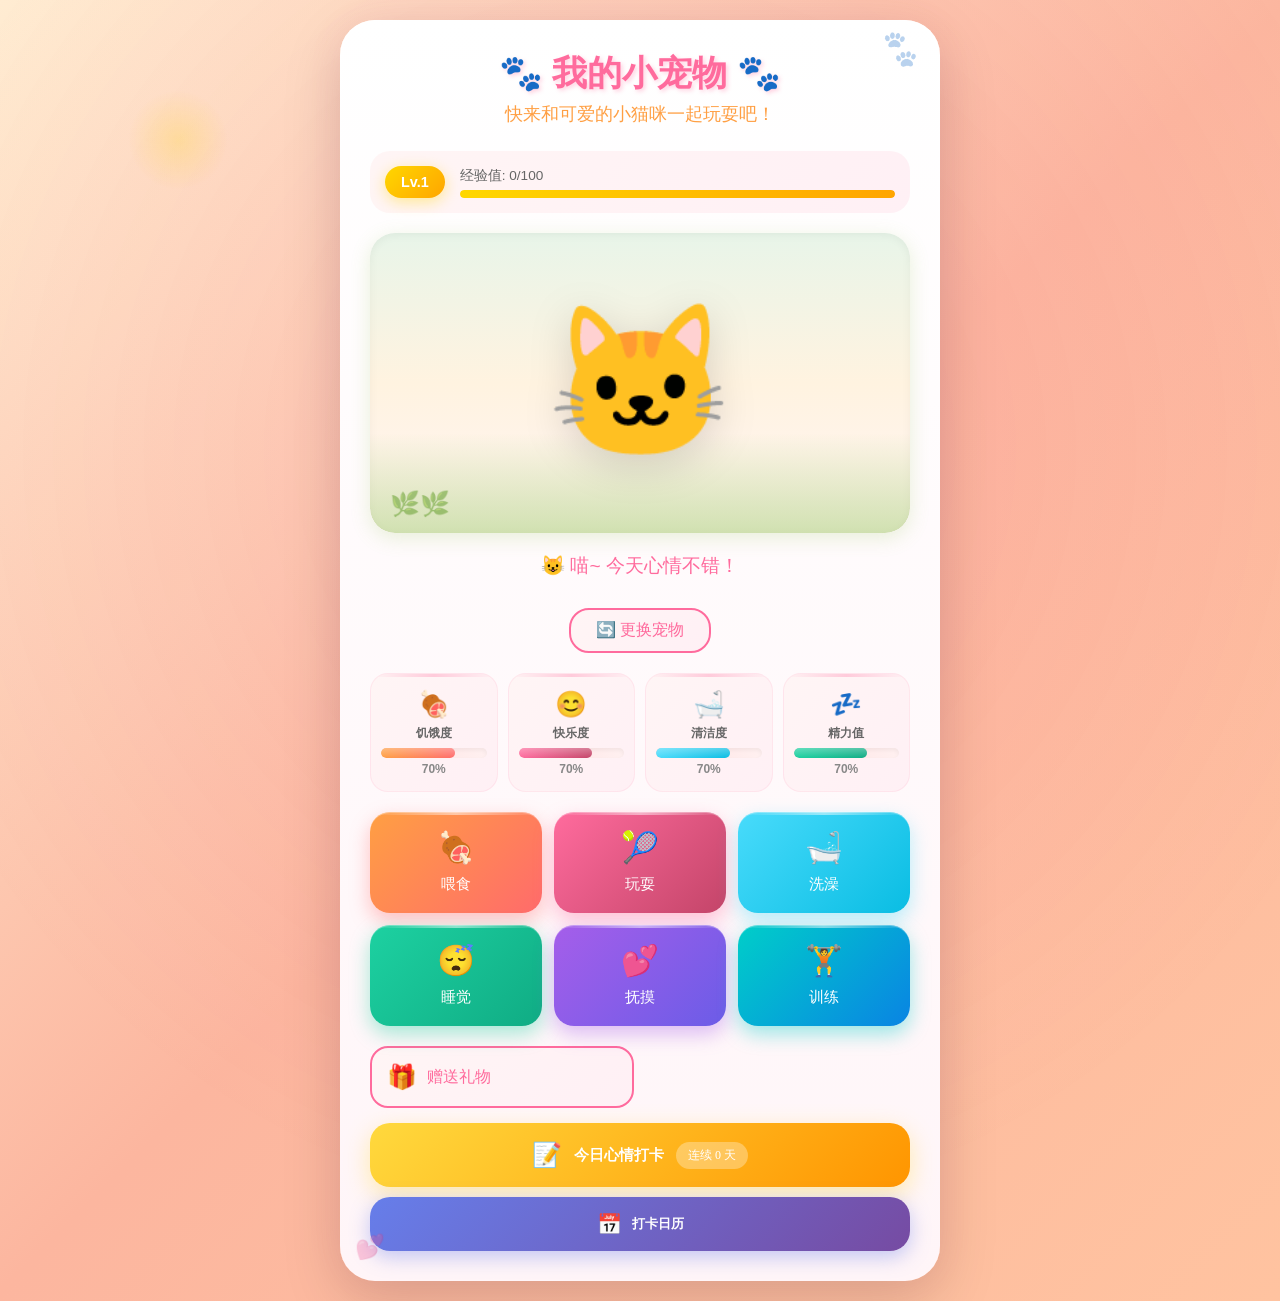
<file: test/pet/pet.html>
<!DOCTYPE html>
<html lang="zh-CN">
<head>
    <meta charset="UTF-8">
    <meta name="viewport" content="width=device-width, initial-scale=1.0">
    <title>我的虚拟宠物</title>
    <style>
        * { margin: 0; padding: 0; box-sizing: border-box; }

        body {
            font-family: 'Comic Sans MS', cursive, sans-serif;
            background: linear-gradient(135deg, #ffecd2 0%, #fcb69f 50%, #ffc3a0 100%);
            min-height: 100vh;
            padding: 20px;
            position: relative;
            overflow-x: hidden;
        }

        body::before {
            content: '';
            position: fixed;
            top: -50%;
            left: -50%;
            width: 200%;
            height: 200%;
            background: radial-gradient(circle, rgba(255, 107, 157, 0.1) 0%, transparent 50%);
            animation: floatBackground 20s ease-in-out infinite;
            pointer-events: none;
            z-index: -1;
        }

        body::after {
            content: '';
            position: fixed;
            top: 10%;
            left: 10%;
            width: 100px;
            height: 100px;
            background: radial-gradient(circle, rgba(255, 215, 0, 0.2) 0%, transparent 70%);
            border-radius: 50%;
            animation: sparkle 4s ease-in-out infinite;
            pointer-events: none;
            z-index: -1;
        }

        @keyframes floatBackground {
            0%, 100% { transform: rotate(0deg) scale(1); }
            50% { transform: rotate(180deg) scale(1.1); }
        }

        @keyframes sparkle {
            0%, 100% { opacity: 0.3; transform: scale(1); }
            50% { opacity: 0.6; transform: scale(1.2); }
        }

        .container {
            background: linear-gradient(180deg, #ffffff 0%, #fff5f8 100%);
            border-radius: 35px;
            box-shadow: 
                0 20px 60px rgba(0, 0, 0, 0.15),
                0 0 40px rgba(255, 107, 157, 0.1),
                inset 0 1px 0 rgba(255, 255, 255, 0.8);
            padding: 30px;
            max-width: 600px;
            width: 100%;
            margin: 0 auto;
            position: relative;
            overflow: hidden;
        }

        .container::before {
            content: '🐾';
            position: absolute;
            top: 10px;
            right: 20px;
            font-size: 2em;
            opacity: 0.3;
            transform: rotate(15deg);
        }

        .container::after {
            content: '💕';
            position: absolute;
            bottom: 20px;
            left: 15px;
            font-size: 1.5em;
            opacity: 0.3;
        }

        .header {
            text-align: center;
            margin-bottom: 25px;
        }

        h1 {
            color: #FF6B9D;
            font-size: 2.2em;
            margin-bottom: 5px;
            text-shadow: 2px 2px 4px rgba(255, 107, 157, 0.3);
        }

        .subtitle {
            color: #FF9F43;
            font-size: 1.1em;
        }

        .pet-header {
            display: flex;
            justify-content: space-between;
            align-items: center;
            margin-bottom: 20px;
            padding: 15px;
            background: linear-gradient(135deg, #fff5f5 0%, #fff0f5 100%);
            border-radius: 20px;
        }

        .level-badge {
            background: linear-gradient(135deg, #FFD700, #FFA500);
            padding: 8px 16px;
            border-radius: 20px;
            color: white;
            font-weight: bold;
            font-size: 0.9em;
            box-shadow: 0 4px 15px rgba(255, 215, 0, 0.4);
        }

        .exp-bar-container {
            flex: 1;
            margin-left: 15px;
        }

        .exp-label {
            font-size: 0.85em;
            color: #666;
            margin-bottom: 5px;
        }

        .exp-bar {
            height: 8px;
            background: #ffe0e0;
            border-radius: 4px;
            overflow: hidden;
        }

        .exp-fill {
            height: 100%;
            background: linear-gradient(90deg, #FFD700, #FFA500);
            border-radius: 4px;
            transition: width 0.5s ease;
        }

        .pet-container {
            background: linear-gradient(180deg, #e8f5e9 0%, #fff3e0 50%, #fff5f5 100%);
            border-radius: 25px;
            padding: 40px;
            margin-bottom: 20px;
            position: relative;
            min-height: 300px;
            display: flex;
            justify-content: center;
            align-items: center;
            overflow: hidden;
            box-shadow: 
                inset 0 2px 10px rgba(0, 0, 0, 0.05),
                0 5px 20px rgba(139, 195, 74, 0.2);
        }

        .pet-container::before {
            content: '';
            position: absolute;
            bottom: 0;
            left: 0;
            right: 0;
            height: 100px;
            background: linear-gradient(180deg, transparent, rgba(139, 195, 74, 0.4));
            border-radius: 0 0 25px 25px;
        }

        .pet-container::after {
            content: '🌿🌿';
            position: absolute;
            bottom: 15px;
            left: 20px;
            font-size: 1.5em;
            opacity: 0.5;
            animation: sway 3s ease-in-out infinite;
        }

        @keyframes sway {
            0%, 100% { transform: rotate(-5deg); }
            50% { transform: rotate(5deg); }
        }

        .pet {
            font-size: 150px;
            transition: all 0.3s cubic-bezier(0.34, 1.56, 0.64, 1);
            position: relative;
            z-index: 1;
            animation: idle 2s ease-in-out infinite;
            filter: drop-shadow(0 10px 20px rgba(0, 0, 0, 0.15));
            cursor: pointer;
        }

        .pet:hover {
            transform: scale(1.05);
            filter: drop-shadow(0 15px 30px rgba(255, 107, 157, 0.3));
        }

        .thought-bubble {
            position: absolute;
            top: 20px;
            right: 30px;
            background: white;
            padding: 10px 15px;
            border-radius: 20px;
            font-size: 1.2em;
            box-shadow: 0 5px 15px rgba(0, 0, 0, 0.1);
            animation: bubble 0.5s ease-out;
            max-width: 120px;
        }

        .thought-bubble::before {
            content: '';
            position: absolute;
            bottom: -10px;
            right: 20px;
            border-left: 10px solid transparent;
            border-right: 10px solid transparent;
            border-top: 10px solid white;
        }

        @keyframes bubble {
            0% { opacity: 0; transform: scale(0.5) translateY(-10px); }
            100% { opacity: 1; transform: scale(1) translateY(0); }
        }

        .mood-text {
            text-align: center;
            font-size: 1.2em;
            color: #FF6B9D;
            margin-bottom: 20px;
            min-height: 35px;
            transition: all 0.3s cubic-bezier(0.34, 1.56, 0.64, 1);
            opacity: 1;
            transform: scale(1);
        }

        .mood-text.fade-out {
            opacity: 0;
            transform: scale(0.9);
        }

        .mood-text.fade-in {
            animation: popIn 0.5s cubic-bezier(0.34, 1.56, 0.64, 1);
        }

        @keyframes popIn {
            0% {
                opacity: 0;
                transform: scale(0.8) translateY(10px);
            }
            50% {
                transform: scale(1.05) translateY(-2px);
            }
            100% {
                opacity: 1;
                transform: scale(1) translateY(0);
            }
        }

        .status-display {
            text-align: center;
            margin-bottom: 10px;
        }

        .decision-display {
            background: linear-gradient(135deg, rgba(165, 94, 234, 0.1), rgba(102, 126, 234, 0.1));
            border: 2px dashed rgba(165, 94, 234, 0.3);
            border-radius: 20px;
            padding: 15px 20px;
            text-align: center;
            margin-bottom: 15px;
            display: flex;
            align-items: center;
            justify-content: center;
            gap: 12px;
            animation: decisionAppear 0.5s cubic-bezier(0.34, 1.56, 0.64, 1);
        }

        @keyframes decisionAppear {
            0% {
                opacity: 0;
                transform: scale(0.8) translateY(-10px);
            }
            50% {
                transform: scale(1.02);
            }
            100% {
                opacity: 1;
                transform: scale(1) translateY(0);
            }
        }

        .decision-display.fade-out {
            animation: decisionDisappear 0.3s ease-out forwards;
        }

        @keyframes decisionDisappear {
            0% {
                opacity: 1;
                transform: scale(1);
            }
            100% {
                opacity: 0;
                transform: scale(0.9) translateY(-5px);
            }
        }

        .decision-icon {
            font-size: 1.5em;
            animation: sparkle 1s ease-in-out infinite;
        }

        @keyframes sparkle {
            0%, 100% { transform: rotate(0deg) scale(1); }
            50% { transform: rotate(10deg) scale(1.1); }
        }

        .decision-text {
            font-size: 1.3em;
            color: #6C5CE7;
            font-weight: bold;
            background: linear-gradient(135deg, #6C5CE7, #A55EEA);
            -webkit-background-clip: text;
            -webkit-text-fill-color: transparent;
            background-clip: text;
        }

        .change-pet-link {
            text-align: center;
            margin-bottom: 20px;
        }

        .change-pet-link a {
            display: inline-block;
            background: linear-gradient(135deg, #fff5f5 0%, #fff0f5 100%);
            border: 2px solid #FF6B9D;
            border-radius: 20px;
            padding: 10px 25px;
            color: #FF6B9D;
            text-decoration: none;
            font-family: 'Comic Sans MS', cursive;
            font-size: 1em;
            transition: all 0.3s ease;
        }

        .change-pet-link a:hover {
            background: linear-gradient(135deg, #FF6B9D, #C44569);
            color: white;
            transform: translateY(-2px);
            box-shadow: 0 5px 20px rgba(255, 107, 157, 0.4);
        }

        .status-panel {
            display: grid;
            grid-template-columns: repeat(4, 1fr);
            gap: 10px;
            margin-bottom: 20px;
        }

        .status-card {
            background: linear-gradient(135deg, #fff5f5 0%, #fff0f5 100%);
            border-radius: 18px;
            padding: 15px 10px;
            text-align: center;
            transition: all 0.3s cubic-bezier(0.34, 1.56, 0.64, 1);
            position: relative;
            overflow: hidden;
            border: 1px solid rgba(255, 107, 157, 0.1);
        }

        .status-card::before {
            content: '';
            position: absolute;
            top: 0;
            left: 0;
            right: 0;
            height: 3px;
            background: linear-gradient(90deg, transparent, rgba(255, 107, 157, 0.3), transparent);
        }

        .status-card:hover {
            transform: translateY(-5px) scale(1.02);
            box-shadow: 
                0 15px 30px rgba(0, 0, 0, 0.12),
                0 0 20px rgba(255, 107, 157, 0.15);
        }

        .status-emoji { 
            font-size: 1.6em; 
            margin-bottom: 6px; 
            display: inline-block;
            animation: bounce 2s ease-in-out infinite;
        }

        @keyframes bounce {
            0%, 100% { transform: translateY(0); }
            50% { transform: translateY(-3px); }
        }

        .status-label { 
            color: #666; 
            font-size: 0.75em; 
            margin-bottom: 6px; 
            font-weight: bold;
        }

        .status-bar {
            width: 100%;
            height: 10px;
            background: linear-gradient(90deg, #ffe0e0, #fff0f0);
            border-radius: 5px;
            overflow: hidden;
            margin-bottom: 4px;
            box-shadow: inset 0 2px 4px rgba(0, 0, 0, 0.05);
        }

        .status-fill {
            height: 100%;
            border-radius: 5px;
            transition: width 0.5s cubic-bezier(0.34, 1.56, 0.64, 1);
            position: relative;
        }

        .status-fill::after {
            content: '';
            position: absolute;
            top: 0;
            left: 0;
            right: 0;
            bottom: 0;
            background: linear-gradient(180deg, rgba(255, 255, 255, 0.3), transparent);
            border-radius: 5px;
        }

        .status-fill.hunger { background: linear-gradient(90deg, #FF9F43, #FF6B6B); }
        .status-fill.happiness { background: linear-gradient(90deg, #FF6B9D, #C44569); }
        .status-fill.cleanliness { background: linear-gradient(90deg, #48DBFB, #0ABDE3); }
        .status-fill.energy { background: linear-gradient(90deg, #1DD1A1, #10AC84); }

        .status-value { 
            font-size: 0.75em; 
            color: #888; 
            font-weight: bold;
        }

        .action-buttons {
            display: grid;
            grid-template-columns: repeat(3, 1fr);
            gap: 12px;
            margin-bottom: 20px;
        }

        .action-btn {
            background: linear-gradient(135deg, #FF9F43, #FF6B6B);
            border: none;
            border-radius: 20px;
            padding: 18px 12px;
            font-family: 'Comic Sans MS', cursive;
            font-size: 0.95em;
            color: white;
            cursor: pointer;
            transition: all 0.3s cubic-bezier(0.34, 1.56, 0.64, 1);
            display: flex;
            flex-direction: column;
            align-items: center;
            gap: 8px;
            box-shadow: 
                0 8px 20px rgba(255, 107, 107, 0.4),
                inset 0 1px 0 rgba(255, 255, 255, 0.3);
            position: relative;
            overflow: hidden;
        }

        .action-btn::before {
            content: '';
            position: absolute;
            top: 0;
            left: 0;
            right: 0;
            height: 3px;
            background: linear-gradient(90deg, transparent, rgba(255, 255, 255, 0.5), transparent);
        }

        .action-btn:hover { 
            transform: translateY(-6px) scale(1.02); 
            box-shadow: 
                0 15px 30px rgba(255, 107, 107, 0.5),
                0 0 20px rgba(255, 255, 255, 0.3);
        }
        .action-btn:active { transform: translateY(-3px) scale(0.98); }

        .btn-emoji { 
            font-size: 2em; 
            transition: transform 0.3s ease;
        }

        .action-btn:hover .btn-emoji {
            transform: scale(1.2);
        }

        .action-btn:nth-child(2) { 
            background: linear-gradient(135deg, #FF6B9D, #C44569);
            box-shadow: 0 8px 20px rgba(255, 107, 157, 0.4), inset 0 1px 0 rgba(255, 255, 255, 0.3);
        }
        .action-btn:nth-child(2):hover { box-shadow: 0 15px 30px rgba(255, 107, 157, 0.5), 0 0 20px rgba(255, 255, 255, 0.3); }
        
        .action-btn:nth-child(3) { 
            background: linear-gradient(135deg, #48DBFB, #0ABDE3);
            box-shadow: 0 8px 20px rgba(72, 219, 251, 0.4), inset 0 1px 0 rgba(255, 255, 255, 0.3);
        }
        .action-btn:nth-child(3):hover { box-shadow: 0 15px 30px rgba(72, 219, 251, 0.5), 0 0 20px rgba(255, 255, 255, 0.3); }
        
        .action-btn:nth-child(4) { 
            background: linear-gradient(135deg, #1DD1A1, #10AC84);
            box-shadow: 0 8px 20px rgba(29, 209, 161, 0.4), inset 0 1px 0 rgba(255, 255, 255, 0.3);
        }
        .action-btn:nth-child(4):hover { box-shadow: 0 15px 30px rgba(29, 209, 161, 0.5), 0 0 20px rgba(255, 255, 255, 0.3); }
        
        .action-btn:nth-child(5) { 
            background: linear-gradient(135deg, #A55EEA, #6C5CE7);
            box-shadow: 0 8px 20px rgba(165, 94, 234, 0.4), inset 0 1px 0 rgba(255, 255, 255, 0.3);
        }
        .action-btn:nth-child(5):hover { box-shadow: 0 15px 30px rgba(165, 94, 234, 0.5), 0 0 20px rgba(255, 255, 255, 0.3); }
        
        .action-btn:nth-child(6) { 
            background: linear-gradient(135deg, #00CEC9, #0984E3);
            box-shadow: 0 8px 20px rgba(0, 206, 201, 0.4), inset 0 1px 0 rgba(255, 255, 255, 0.3);
        }
        .action-btn:nth-child(6):hover { box-shadow: 0 15px 30px rgba(0, 206, 201, 0.5), 0 0 20px rgba(255, 255, 255, 0.3); }

        .extra-features {
            display: grid;
            grid-template-columns: repeat(2, 1fr);
            gap: 12px;
        }

        .feature-btn {
            background: linear-gradient(135deg, #fff5f5 0%, #fff0f5 100%);
            border: 2px solid #FF6B9D;
            border-radius: 18px;
            padding: 15px;
            font-family: 'Comic Sans MS', cursive;
            font-size: 1em;
            color: #FF6B9D;
            cursor: pointer;
            transition: all 0.3s ease;
            display: flex;
            align-items: center;
            gap: 10px;
        }

        .feature-btn:hover {
            background: linear-gradient(135deg, #FF6B9D, #C44569);
            color: white;
            transform: translateY(-2px);
            box-shadow: 0 5px 20px rgba(255, 107, 157, 0.4);
        }

        .feature-emoji { font-size: 1.5em; }

        .mood-checkin {
            margin-top: 15px;
        }

        .checkin-btn {
            width: 100%;
            background: linear-gradient(135deg, #FFD93D, #FF9500);
            border: none;
            border-radius: 20px;
            padding: 18px;
            font-family: 'Comic Sans MS', cursive;
            color: white;
            cursor: pointer;
            transition: all 0.3s ease;
            display: flex;
            align-items: center;
            justify-content: center;
            gap: 12px;
            box-shadow: 0 8px 25px rgba(255, 217, 61, 0.4);
        }

        .checkin-btn:hover {
            transform: translateY(-3px);
            box-shadow: 0 12px 35px rgba(255, 217, 61, 0.5);
        }

        .checkin-btn:active {
            transform: translateY(-1px);
        }

        .checkin-btn:disabled {
            opacity: 0.6;
            cursor: not-allowed;
            transform: none;
        }

        .calendar-btn {
            width: 100%;
            background: linear-gradient(135deg, #667EEA, #764BA2);
            border: none;
            border-radius: 20px;
            padding: 15px;
            margin-top: 10px;
            font-family: 'Comic Sans MS', cursive;
            color: white;
            cursor: pointer;
            transition: all 0.3s ease;
            display: flex;
            align-items: center;
            justify-content: center;
            gap: 10px;
            box-shadow: 0 6px 20px rgba(102, 126, 234, 0.4);
        }

        .calendar-btn:hover {
            transform: translateY(-3px);
            box-shadow: 0 10px 30px rgba(102, 126, 234, 0.5);
        }

        .calendar-icon {
            font-size: 1.5em;
        }

        .calendar-text {
            font-size: 1em;
            font-weight: bold;
        }

        .calendar-modal {
            position: fixed;
            top: 0;
            left: 0;
            right: 0;
            bottom: 0;
            background: rgba(0, 0, 0, 0.7);
            display: flex;
            justify-content: center;
            align-items: center;
            z-index: 1000;
            animation: fadeIn 0.3s ease;
            padding: 20px;
        }

        .calendar-content {
            background: white;
            border-radius: 25px;
            padding: 25px;
            max-width: 420px;
            width: 100%;
            max-height: 80vh;
            overflow-y: auto;
        }

        .calendar-header {
            display: flex;
            justify-content: space-between;
            align-items: center;
            margin-bottom: 20px;
        }

        .calendar-title {
            font-size: 1.3em;
            color: #FF6B9D;
            font-weight: bold;
        }

        .calendar-nav {
            display: flex;
            gap: 10px;
        }

        .nav-btn {
            background: linear-gradient(135deg, #fff5f5 0%, #fff0f5 100%);
            border: 2px solid #FF6B9D;
            border-radius: 10px;
            padding: 8px 15px;
            color: #FF6B9D;
            cursor: pointer;
            font-size: 1em;
            transition: all 0.3s ease;
        }

        .nav-btn:hover {
            background: #FF6B9D;
            color: white;
        }

        .calendar-grid {
            display: grid;
            grid-template-columns: repeat(7, 1fr);
            gap: 5px;
        }

        .calendar-day-name {
            text-align: center;
            font-size: 0.85em;
            color: #888;
            padding: 8px 0;
            font-weight: bold;
        }

        .calendar-day {
            aspect-ratio: 1;
            display: flex;
            align-items: center;
            justify-content: center;
            background: #f8f9fa;
            border-radius: 10px;
            cursor: pointer;
            transition: all 0.2s ease;
            font-size: 0.9em;
            position: relative;
        }

        .calendar-day:hover {
            background: #ffe0e0;
        }

        .calendar-day.other-month {
            color: #ccc;
            background: transparent;
            cursor: default;
        }

        .calendar-day.today {
            background: linear-gradient(135deg, #FF6B9D, #C44569);
            color: white;
        }

        .calendar-day.checked {
            background: linear-gradient(135deg, #1DD1A1, #10AC84);
            color: white;
        }

        .calendar-day.checked.today {
            background: linear-gradient(135deg, #FF6B9D, #C44569);
        }

        .calendar-day .mood-badge {
            position: absolute;
            bottom: 1px;
            right: 1px;
            font-size: 0.7em;
        }

        .calendar-summary {
            margin-top: 20px;
            padding-top: 15px;
            border-top: 1px solid #eee;
            display: flex;
            justify-content: space-around;
            text-align: center;
        }

        .summary-item {
            display: flex;
            flex-direction: column;
            gap: 5px;
        }

        .summary-value {
            font-size: 1.5em;
            font-weight: bold;
            color: #FF6B9D;
        }

        .summary-label {
            font-size: 0.85em;
            color: #888;
        }

        .close-calendar {
            margin-top: 20px;
            width: 100%;
            background: linear-gradient(135deg, #FF6B9D, #C44569);
            border: none;
            border-radius: 15px;
            padding: 12px;
            color: white;
            font-family: 'Comic Sans MS', cursive;
            font-size: 1em;
            cursor: pointer;
            transition: all 0.3s ease;
        }

        .close-calendar:hover {
            transform: translateY(-2px);
            box-shadow: 0 5px 15px rgba(255, 107, 157, 0.4);
        }

        .checkin-icon {
            font-size: 1.8em;
        }

        .checkin-text {
            font-size: 1.1em;
            font-weight: bold;
        }

        .checkin-streak {
            background: rgba(255, 255, 255, 0.3);
            padding: 5px 12px;
            border-radius: 15px;
            font-size: 0.9em;
        }

        .checkin-modal {
            position: fixed;
            top: 0;
            left: 0;
            right: 0;
            bottom: 0;
            background: rgba(0, 0, 0, 0.7);
            display: flex;
            justify-content: center;
            align-items: center;
            z-index: 1000;
            animation: fadeIn 0.3s ease;
        }

        .checkin-content {
            background: white;
            border-radius: 25px;
            padding: 35px;
            text-align: center;
            max-width: 400px;
            width: 90%;
        }

        .checkin-title {
            font-size: 1.5em;
            color: #FF6B9D;
            margin-bottom: 25px;
        }

        .mood-options {
            display: grid;
            grid-template-columns: repeat(5, 1fr);
            gap: 10px;
            margin-bottom: 25px;
        }

        .mood-option {
            background: linear-gradient(135deg, #fff5f5 0%, #fff0f5 100%);
            border: 3px solid transparent;
            border-radius: 15px;
            padding: 15px 5px;
            cursor: pointer;
            transition: all 0.3s ease;
            font-size: 1.6em;
            display: flex;
            align-items: center;
            justify-content: center;
            aspect-ratio: 1;
            overflow: hidden;
            box-sizing: border-box;
        }

        .mood-option:hover {
            transform: scale(1.05);
            border-color: #FF6B9D;
        }

        .mood-option.selected {
            border-color: #FF6B9D;
            background: linear-gradient(135deg, #ffe0e0 0%, #ffd6e0 100%);
            transform: scale(1.08);
        }

        .checkin-submit {
            background: linear-gradient(135deg, #FF6B9D, #C44569);
            border: none;
            border-radius: 20px;
            padding: 12px 40px;
            font-family: 'Comic Sans MS', cursive;
            font-size: 1.1em;
            color: white;
            cursor: pointer;
            transition: all 0.3s ease;
            box-shadow: 0 5px 20px rgba(255, 107, 157, 0.4);
        }

        .checkin-submit:hover {
            transform: translateY(-2px);
            box-shadow: 0 8px 25px rgba(255, 107, 157, 0.5);
        }

        .checkin-submit:disabled {
            opacity: 0.5;
            cursor: not-allowed;
        }

        .checkin-success {
            font-size: 1.2em;
            color: #1DD1A1;
            margin-top: 20px;
        }

        .event-notification {
            position: fixed;
            bottom: 30px;
            left: 50%;
            transform: translateX(-50%);
            background: linear-gradient(135deg, #FF6B9D, #C44569);
            color: white;
            padding: 15px 30px;
            border-radius: 25px;
            font-family: 'Comic Sans MS', cursive;
            box-shadow: 0 10px 30px rgba(255, 107, 157, 0.5);
            animation: slideUp 0.5s ease-out;
            z-index: 100;
        }

        @keyframes slideUp {
            0% { opacity: 0; transform: translateX(-50%) translateY(50px); }
            100% { opacity: 1; transform: translateX(-50%) translateY(0); }
        }

        .pet.feeding { animation: feeding 0.5s ease-in-out 3; }
        .pet.playing { animation: playing 0.3s ease-in-out 4; }
        .pet.bathing { animation: bathing 0.6s ease-in-out 3; }
        .pet.sleeping { animation: sleeping 3s ease-in-out infinite; }
        .pet.sad { filter: grayscale(30%); }
        .pet.happy { animation: happy 0.5s ease-in-out 2; }
        .pet.petting { animation: petting 0.4s ease-in-out 3; }
        .pet.training { animation: training 0.3s ease-in-out 5; }

        @keyframes idle {
            0%, 100% { transform: translateY(0) rotate(-2deg); }
            50% { transform: translateY(-10px) rotate(2deg); }
        }

        @keyframes feeding {
            0%, 100% { transform: scale(1); }
            50% { transform: scale(1.15); }
        }

        @keyframes playing {
            0%, 100% { transform: translateX(0) rotate(0deg); }
            25% { transform: translateX(20px) rotate(10deg); }
            75% { transform: translateX(-20px) rotate(-10deg); }
        }

        @keyframes bathing {
            0%, 100% { filter: brightness(1) saturate(1); }
            50% { filter: brightness(1.2) saturate(1.3) hue-rotate(180deg); }
        }

        @keyframes sleeping {
            0%, 100% { transform: scale(1) rotate(0deg); opacity: 1; }
            50% { transform: scale(0.95) rotate(-5deg); opacity: 0.9; }
        }

        @keyframes happy {
            0%, 100% { transform: translateY(0) rotate(0deg); }
            25% { transform: translateY(-15px) rotate(-5deg); }
            75% { transform: translateY(-15px) rotate(5deg); }
        }

        @keyframes petting {
            0%, 100% { transform: rotate(-5deg) scale(1); }
            50% { transform: rotate(5deg) scale(1.05); }
        }

        @keyframes training {
            0%, 100% { transform: translateX(0); }
            25% { transform: translateX(15px); }
            75% { transform: translateX(-15px); }
        }

        .sparkles {
            position: absolute;
            font-size: 20px;
            pointer-events: none;
            animation: sparkle 1s ease-out forwards;
        }

        @keyframes sparkle {
            0% { opacity: 1; transform: translateY(0) scale(1); }
            100% { opacity: 0; transform: translateY(-50px) scale(0); }
        }

        .photo-modal {
            position: fixed;
            top: 0;
            left: 0;
            right: 0;
            bottom: 0;
            background: rgba(0, 0, 0, 0.7);
            display: flex;
            justify-content: center;
            align-items: center;
            z-index: 1000;
            animation: fadeIn 0.3s ease;
        }

        @keyframes fadeIn {
            0% { opacity: 0; }
            100% { opacity: 1; }
        }

        .photo-content {
            background: white;
            border-radius: 25px;
            padding: 30px;
            text-align: center;
            max-width: 400px;
            width: 90%;
        }

        .photo-preview {
            font-size: 120px;
            margin-bottom: 20px;
        }

        .photo-caption {
            font-size: 1.2em;
            color: #FF6B9D;
            margin-bottom: 20px;
        }

        .photo-actions {
            display: flex;
            gap: 15px;
            justify-content: center;
        }

        .photo-btn {
            padding: 12px 30px;
            border: none;
            border-radius: 20px;
            font-family: 'Comic Sans MS', cursive;
            font-size: 1em;
            cursor: pointer;
            transition: all 0.3s ease;
        }

        .photo-btn.confirm {
            background: linear-gradient(135deg, #FF6B9D, #C44569);
            color: white;
        }

        .photo-btn.cancel {
            background: #eee;
            color: #666;
        }

        @media (max-width: 480px) {
            .container { padding: 20px; }
            h1 { font-size: 1.8em; }
            .pet { font-size: 100px; }
            .status-panel { grid-template-columns: repeat(2, 1fr); }
            .action-buttons { grid-template-columns: repeat(2, 1fr); }
            .extra-features { grid-template-columns: 1fr; }
            .pet-header { flex-direction: column; gap: 10px; }
            .exp-bar-container { margin-left: 0; width: 100%; }
        }
    </style>
</head>
<body>
    <div class="container">
        <div class="header">
            <h1>🐾 我的小宠物 🐾</h1>
            <p class="subtitle" id="petName">快来和可爱的小猫咪一起玩耍吧！</p>
        </div>

        <div class="pet-header">
            <div class="level-badge" id="levelBadge">Lv.1</div>
            <div class="exp-bar-container">
                <div class="exp-label" id="expLabel">经验值: 0/100</div>
                <div class="exp-bar">
                    <div class="exp-fill" id="expBar"></div>
                </div>
            </div>
        </div>

        <div class="pet-container" id="petContainer">
            <div class="pet" id="pet">🐱</div>
            <div class="thought-bubble" id="thoughtBubble" style="display: none;">🍖</div>
        </div>

        <div class="status-display">
            <div class="mood-text" id="moodText">喵~ 今天心情不错！</div>
        </div>

        <div class="decision-display" id="decisionDisplay" style="display: none;">
            <div class="decision-icon">🔮</div>
            <div class="decision-text" id="decisionText"></div>
        </div>

        <div class="change-pet-link">
            <a href="select-pet.html">🔄 更换宠物</a>
        </div>

        <div class="status-panel">
            <div class="status-card">
                <div class="status-emoji">🍖</div>
                <div class="status-label">饥饿度</div>
                <div class="status-bar"><div class="status-fill hunger" id="hungerBar"></div></div>
                <div class="status-value" id="hungerValue">70%</div>
            </div>
            <div class="status-card">
                <div class="status-emoji">😊</div>
                <div class="status-label">快乐度</div>
                <div class="status-bar"><div class="status-fill happiness" id="happinessBar"></div></div>
                <div class="status-value" id="happinessValue">70%</div>
            </div>
            <div class="status-card">
                <div class="status-emoji">🛁</div>
                <div class="status-label">清洁度</div>
                <div class="status-bar"><div class="status-fill cleanliness" id="cleanlinessBar"></div></div>
                <div class="status-value" id="cleanlinessValue">70%</div>
            </div>
            <div class="status-card">
                <div class="status-emoji">💤</div>
                <div class="status-label">精力值</div>
                <div class="status-bar"><div class="status-fill energy" id="energyBar"></div></div>
                <div class="status-value" id="energyValue">70%</div>
            </div>
        </div>

        <div class="action-buttons">
            <button class="action-btn" id="feedBtn"><span class="btn-emoji">🍖</span><span>喂食</span></button>
            <button class="action-btn" id="playBtn"><span class="btn-emoji">🎾</span><span>玩耍</span></button>
            <button class="action-btn" id="batheBtn"><span class="btn-emoji">🛁</span><span>洗澡</span></button>
            <button class="action-btn" id="sleepBtn"><span class="btn-emoji">😴</span><span>睡觉</span></button>
            <button class="action-btn" id="petBtn"><span class="btn-emoji">💕</span><span>抚摸</span></button>
            <button class="action-btn" id="trainBtn"><span class="btn-emoji">🏋️</span><span>训练</span></button>
        </div>

        <div class="extra-features">
            <button class="feature-btn" id="giftBtn"><span class="feature-emoji">🎁</span><span>赠送礼物</span></button>
        </div>

        <div class="mood-checkin">
            <button class="checkin-btn" id="checkinBtn">
                <span class="checkin-icon">📝</span>
                <span class="checkin-text">今日心情打卡</span>
                <span class="checkin-streak" id="checkinStreak">连续 0 天</span>
            </button>
            <button class="calendar-btn" id="calendarBtn">
                <span class="calendar-icon">📅</span>
                <span class="calendar-text">打卡日历</span>
            </button>
        </div>
    </div>

    <script>
        const pets = {
            cat: { emoji: '🐱', name: '猫咪', sounds: { feed: '喵喵~', play: '喵呜~', bathe: '咪呀~', sleep: '呼噜~', happy: '喵~', sad: '喵...', pet: '咕噜~', train: '喵！' } },
            dog: { emoji: '🐶', name: '狗狗', sounds: { feed: '汪汪~', play: '汪！汪！', bathe: '呜~', sleep: '呼呼~', happy: '旺~', sad: '呜呜...', pet: '摇尾巴~', train: '汪！' } },
            rabbit: { emoji: '🐰', name: '兔子', sounds: { feed: '吧唧~', play: '蹦蹦~', bathe: '抖抖~', sleep: '滋滋~', happy: '跳跳~', sad: '缩缩...', pet: '蹭蹭~', train: '蹦！' } },
            hamster: { emoji: '🐹', name: '仓鼠', sounds: { feed: '嗑嗑~', play: '跑跑~', bathe: '滚滚~', sleep: '吱吱~', happy: '转转~', sad: '瑟瑟...', pet: '啾啾~', train: '吱！' } },
            bird: { emoji: '🐦', name: '小鸟', sounds: { feed: '啾啾~', play: '喳喳~', bathe: '扑扑~', sleep: '咕咕~', happy: '唱歌~', sad: '哀鸣...', pet: '啾~', train: '鸣！' } },
            panda: { emoji: '🐼', name: '熊猫', sounds: { feed: '吧嗒~', play: '滚滚~', bathe: '泡~', sleep: '呼呼~', happy: '摇摆~', sad: '趴趴...', pet: '蹭蹭~', train: '滚！' } }
        };

        const urlParams = new URLSearchParams(window.location.search);
        const selectedPetFromUrl = urlParams.get('pet');
        let currentPet = pets[selectedPetFromUrl] ? selectedPetFromUrl : 'cat';

        const petData = { hunger: 70, happiness: 70, cleanliness: 70, energy: 70 };
        const levelData = { level: 1, exp: 0 };

        const petElement = document.getElementById('pet');
        const moodText = document.getElementById('moodText');
        const petContainer = document.getElementById('petContainer');
        const thoughtBubble = document.getElementById('thoughtBubble');
        const petNameElement = document.getElementById('petName');
        const levelBadge = document.getElementById('levelBadge');
        const expLabel = document.getElementById('expLabel');
        const expBar = document.getElementById('expBar');

        const hungerBar = document.getElementById('hungerBar');
        const happinessBar = document.getElementById('happinessBar');
        const cleanlinessBar = document.getElementById('cleanlinessBar');
        const energyBar = document.getElementById('energyBar');

        const hungerValue = document.getElementById('hungerValue');
        const happinessValue = document.getElementById('happinessValue');
        const cleanlinessValue = document.getElementById('cleanlinessValue');
        const energyValue = document.getElementById('energyValue');

        const feedBtn = document.getElementById('feedBtn');
        const playBtn = document.getElementById('playBtn');
        const batheBtn = document.getElementById('batheBtn');
        const sleepBtn = document.getElementById('sleepBtn');
        const petBtn = document.getElementById('petBtn');
        const trainBtn = document.getElementById('trainBtn');
        const giftBtn = document.getElementById('giftBtn');

        const clamp = (v, min, max) => Math.min(Math.max(v, min), max);

        const showNotification = (text) => {
            const notification = document.createElement('div');
            notification.className = 'event-notification';
            notification.textContent = text;
            document.body.appendChild(notification);
            setTimeout(() => notification.remove(), 3000);
        };

        const addExp = (amount) => {
            levelData.exp += amount;
            const expNeeded = levelData.level * 100;
            
            if (levelData.exp >= expNeeded) {
                levelData.exp -= expNeeded;
                levelData.level++;
                showNotification(`🎉 ${pets[currentPet].name}升级了！当前等级: Lv.${levelData.level}`);
            }
            
            expBar.style.width = `${(levelData.exp / expNeeded) * 100}%`;
            levelBadge.textContent = `Lv.${levelData.level}`;
            expLabel.textContent = `经验值: ${levelData.exp}/${expNeeded}`;
        };

        const addSparkles = () => {
            for (let i = 0; i < 3; i++) {
                setTimeout(() => {
                    const sparkle = document.createElement('span');
                    sparkle.className = 'sparkles';
                    sparkle.textContent = ['✨', '🌟', '💫'][Math.floor(Math.random() * 3)];
                    sparkle.style.left = `${Math.random() * 80 + 10}%`;
                    sparkle.style.top = `${Math.random() * 60}%`;
                    petContainer.appendChild(sparkle);
                    setTimeout(() => sparkle.remove(), 1000);
                }, i * 200);
            }
        };

        const showThought = (emoji) => {
            thoughtBubble.textContent = emoji;
            thoughtBubble.style.display = 'block';
            setTimeout(() => thoughtBubble.style.display = 'none', 2000);
        };

        const updateStatus = () => {
            hungerBar.style.width = `${petData.hunger}%`;
            happinessBar.style.width = `${petData.happiness}%`;
            cleanlinessBar.style.width = `${petData.cleanliness}%`;
            energyBar.style.width = `${petData.energy}%`;

            hungerValue.textContent = `${Math.round(petData.hunger)}%`;
            happinessValue.textContent = `${Math.round(petData.happiness)}%`;
            cleanlinessValue.textContent = `${Math.round(petData.cleanliness)}%`;
            energyValue.textContent = `${Math.round(petData.energy)}%`;

            updateMood();
        };

        const updateMood = () => {
            const avg = (petData.hunger + petData.happiness + petData.cleanliness + petData.energy) / 4;
            const sounds = pets[currentPet].sounds;
            
            if (avg > 80) {
                moodText.textContent = `😸 ${sounds.happy} 超级开心！`;
                petElement.classList.remove('sad');
                setTimeout(() => petElement.classList.add('happy'), 100);
            } else if (avg > 50) {
                moodText.textContent = `😺 ${sounds.happy} 今天心情不错！`;
                petElement.classList.remove('sad', 'happy');
            } else if (avg > 30) {
                moodText.textContent = `😿 ${sounds.sad} 有点不舒服...`;
                petElement.classList.add('sad');
            } else {
                moodText.textContent = `😾 ${sounds.sad} 需要照顾！`;
                petElement.classList.add('sad');
            }

            if (petData.hunger < 30) showThought('🍖');
            else if (petData.happiness < 30) showThought('🎾');
            else if (petData.cleanliness < 30) showThought('🛁');
            else if (petData.energy < 30) showThought('😴');
        };

        const feed = () => {
            petData.hunger = clamp(petData.hunger + 25, 0, 100);
            petData.happiness = clamp(petData.happiness - 5, 0, 100);
            petData.energy = clamp(petData.energy - 3, 0, 100);
            
            petElement.classList.remove('playing', 'bathing', 'sleeping', 'petting', 'training');
            petElement.classList.add('feeding');
            moodText.textContent = `🍖 ${pets[currentPet].sounds.feed} 真好吃！`;
            
            setTimeout(() => {
                petElement.classList.remove('feeding');
                addSparkles();
                addExp(5);
                updateStatus();
            }, 1500);
        };

        const play = () => {
            if (petData.energy < 10) {
                moodText.textContent = '😴 太累了，想睡觉...';
                showThought('😴');
                return;
            }
            
            petData.happiness = clamp(petData.happiness + 25, 0, 100);
            petData.energy = clamp(petData.energy - 20, 0, 100);
            petData.cleanliness = clamp(petData.cleanliness - 10, 0, 100);
            petData.hunger = clamp(petData.hunger - 5, 0, 100);
            
            petElement.classList.remove('feeding', 'bathing', 'sleeping', 'petting', 'training');
            petElement.classList.add('playing');
            moodText.textContent = `🎾 ${pets[currentPet].sounds.play} 玩得好开心！`;
            
            setTimeout(() => {
                petElement.classList.remove('playing');
                addSparkles();
                addExp(8);
                updateStatus();
            }, 1200);
        };

        const bathe = () => {
            petData.cleanliness = clamp(petData.cleanliness + 30, 0, 100);
            petData.happiness = clamp(petData.happiness - 10, 0, 100);
            
            petElement.classList.remove('feeding', 'playing', 'sleeping', 'petting', 'training');
            petElement.classList.add('bathing');
            moodText.textContent = `🛁 ${pets[currentPet].sounds.bathe} 有点凉！`;
            
            setTimeout(() => {
                petElement.classList.remove('bathing');
                addSparkles();
                addExp(3);
                updateStatus();
            }, 1800);
        };

        const sleep = () => {
            petData.energy = clamp(petData.energy + 35, 0, 100);
            petData.hunger = clamp(petData.hunger - 15, 0, 100);
            
            petElement.classList.remove('feeding', 'playing', 'bathing', 'petting', 'training');
            petElement.classList.add('sleeping');
            moodText.textContent = `😴 ${pets[currentPet].sounds.sleep} 好舒服~`;
            
            setTimeout(() => {
                petElement.classList.remove('sleeping');
                moodText.textContent = '🌞 睡醒啦！精神满满！';
                addSparkles();
                addExp(10);
                updateStatus();
            }, 3000);
        };

        const pet = () => {
            petData.happiness = clamp(petData.happiness + 15, 0, 100);
            
            petElement.classList.remove('feeding', 'playing', 'bathing', 'sleeping', 'training');
            petElement.classList.add('petting');
            moodText.textContent = `💕 ${pets[currentPet].sounds.pet} 好舒服呀~`;
            
            setTimeout(() => {
                petElement.classList.remove('petting');
                addSparkles();
                addExp(3);
                updateStatus();
            }, 1200);
        };

        const train = () => {
            if (petData.energy < 20) {
                moodText.textContent = '😴 太累了，休息一下吧...';
                return;
            }
            
            petData.energy = clamp(petData.energy - 25, 0, 100);
            petData.hunger = clamp(petData.hunger - 10, 0, 100);
            
            petElement.classList.remove('feeding', 'playing', 'bathing', 'sleeping', 'petting');
            petElement.classList.add('training');
            moodText.textContent = `🏋️ ${pets[currentPet].sounds.train} 训练中！`;
            
            setTimeout(() => {
                petElement.classList.remove('training');
                addSparkles();
                addExp(15);
                updateStatus();
            }, 1500);
        };

        const giveGift = () => {
            const gifts = ['🍖', '🎾', '🎀', '🎁', '⭐'];
            const randomGift = gifts[Math.floor(Math.random() * gifts.length)];
            
            petData.happiness = clamp(petData.happiness + 20, 0, 100);
            moodText.textContent = `🎁 ${pets[currentPet].sounds.happy} 收到礼物啦！${randomGift}`;
            addSparkles();
            addExp(10);
            updateStatus();
        };

        const decisions = [
            '可以', '不', '好的', '算了吧', '试试吧',
            '推荐', '不推荐', '去做吧', '再想想', '相信直觉',
            'Yes', 'No', 'Go', 'Wait', 'Follow your heart',
            '赞成', '反对', '支持', '否决', '考虑一下',
            '必须做', '别做了', '试试看', '放弃吧', '听我的',
            '冲冲冲', '等等看', '行动吧', '冷静点', '相信自己'
        ];

        const decisionDisplay = document.getElementById('decisionDisplay');
        const decisionText = document.getElementById('decisionText');
        let isProcessingDecision = false;

        const handlePetClick = () => {
            if (isProcessingDecision) return;
            
            isProcessingDecision = true;
            const randomDecision = decisions[Math.floor(Math.random() * decisions.length)];
            
            petElement.classList.remove('feeding', 'playing', 'bathing', 'sleeping', 'petting', 'training');
            petElement.classList.add('happy');
            
            decisionText.textContent = `${pets[currentPet].sounds.happy} ${randomDecision}！`;
            decisionDisplay.classList.remove('fade-out');
            decisionDisplay.style.display = 'flex';
            
            showThought(randomDecision);
            
            setTimeout(() => {
                decisionDisplay.classList.add('fade-out');
                
                setTimeout(() => {
                    decisionDisplay.style.display = 'none';
                    decisionDisplay.classList.remove('fade-out');
                    isProcessingDecision = false;
                }, 300);
            }, 3500);
            
            setTimeout(() => {
                petElement.classList.remove('happy');
            }, 2500);
            
            addExp(2);
        };

        petElement.addEventListener('click', handlePetClick);

        const checkinBtn = document.getElementById('checkinBtn');
        const checkinStreak = document.getElementById('checkinStreak');

        const loadCheckinData = () => {
            const saved = localStorage.getItem('petCheckin');
            if (saved) {
                return JSON.parse(saved);
            }
            return { streak: 0, lastDate: null };
        };

        const saveCheckinData = (data) => {
            localStorage.setItem('petCheckin', JSON.stringify(data));
        };

        const getTodayString = () => {
            const today = new Date();
            return `${today.getFullYear()}-${String(today.getMonth() + 1).padStart(2, '0')}-${String(today.getDate()).padStart(2, '0')}`;
        };

        const checkinData = loadCheckinData();
        checkinStreak.textContent = `连续 ${checkinData.streak} 天`;

        const isTodayCheckedIn = () => {
            return checkinData.lastDate === getTodayString();
        };

        if (isTodayCheckedIn()) {
            checkinBtn.disabled = true;
            checkinBtn.innerHTML = `
                <span class="checkin-icon">✅</span>
                <span class="checkin-text">今日已打卡</span>
                <span class="checkin-streak">连续 ${checkinData.streak} 天</span>
            `;
        }

        const openCheckinModal = () => {
            if (isTodayCheckedIn()) return;
            
            const modal = document.createElement('div');
            modal.className = 'checkin-modal';
            const moods = ['😢', '😔', '😐', '😊', '😍'];
            
            modal.innerHTML = `
                <div class="checkin-content">
                    <div class="checkin-title">📝 今日心情打卡</div>
                    <div class="mood-options">
                        ${moods.map((mood, index) => `<div class="mood-option" data-mood="${index}">${mood}</div>`).join('')}
                    </div>
                    <button class="checkin-submit" id="checkinSubmit" disabled>确认打卡</button>
                    <div class="checkin-success" id="checkinSuccess" style="display: none;">✅ 打卡成功！</div>
                </div>
            `;
            document.body.appendChild(modal);

            const moodOptions = modal.querySelectorAll('.mood-option');
            const submitBtn = modal.querySelector('#checkinSubmit');
            const successMsg = modal.querySelector('#checkinSuccess');
            let selectedMood = null;

            moodOptions.forEach((option, index) => {
                option.addEventListener('click', () => {
                    moodOptions.forEach(opt => opt.classList.remove('selected'));
                    option.classList.add('selected');
                    selectedMood = index;
                    submitBtn.disabled = false;
                });
            });

            submitBtn.addEventListener('click', () => {
                if (selectedMood === null) return;
                
                const today = getTodayString();
                const yesterday = new Date();
                yesterday.setDate(yesterday.getDate() - 1);
                const yesterdayStr = `${yesterday.getFullYear()}-${String(yesterday.getMonth() + 1).padStart(2, '0')}-${String(yesterday.getDate()).padStart(2, '0')}`;

                let newStreak = checkinData.streak;
                if (checkinData.lastDate === yesterdayStr) {
                    newStreak++;
                } else if (checkinData.lastDate !== today) {
                    newStreak = 1;
                }

                checkinData.streak = newStreak;
                checkinData.lastDate = today;
                saveCheckinData(checkinData);

                let calendarData = loadAllCheckinData() || {};
                calendarData[today] = selectedMood;
                localStorage.setItem('petCheckinData', JSON.stringify(calendarData));

                submitBtn.disabled = true;
                successMsg.style.display = 'block';
                
                const moodTexts = ['难过', '不太开心', '一般般', '开心', '超开心'];
                showNotification(`🎉 ${pets[currentPet].name}今天${moodTexts[selectedMood]}！连续打卡 ${newStreak} 天！`);
                
                petData.happiness = clamp(petData.happiness + 10 + selectedMood * 2, 0, 100);
                addExp(10);
                updateStatus();
                addSparkles();

                checkinBtn.disabled = true;
                checkinBtn.innerHTML = `
                    <span class="checkin-icon">✅</span>
                    <span class="checkin-text">今日已打卡</span>
                    <span class="checkin-streak">连续 ${newStreak} 天</span>
                `;
                checkinStreak.textContent = `连续 ${newStreak} 天`;

                setTimeout(() => modal.remove(), 2000);
            });

            modal.addEventListener('click', (e) => {
                if (e.target === modal) modal.remove();
            });
        };

        checkinBtn.addEventListener('click', openCheckinModal);

        const calendarBtn = document.getElementById('calendarBtn');
        const moodEmojis = ['😢', '😔', '😐', '😊', '😍'];

        const loadAllCheckinData = () => {
            const saved = localStorage.getItem('petCheckinData');
            if (saved) {
                return JSON.parse(saved);
            }
            return {};
        };

        const saveCheckinRecord = (date, mood) => {
            const data = loadAllCheckinData();
            data[date] = mood;
            localStorage.setItem('petCheckinData', JSON.stringify(data));
        };

        const openCalendarModal = () => {
            const today = new Date();
            let currentYear = today.getFullYear();
            let currentMonth = today.getMonth();

            const modal = document.createElement('div');
            modal.className = 'calendar-modal';
            
            const renderCalendar = (year, month) => {
                const firstDay = new Date(year, month, 1);
                const lastDay = new Date(year, month + 1, 0);
                const daysInMonth = lastDay.getDate();
                const startDay = firstDay.getDay();

                const prevMonthLastDay = new Date(year, month, 0).getDate();
                const nextMonthDays = 42 - (startDay + daysInMonth);

                const checkinData = loadAllCheckinData();
                const todayStr = getTodayString();

                let html = `
                    <div class="calendar-header">
                        <div class="calendar-title">📅 ${year}年${month + 1}月</div>
                        <div class="calendar-nav">
                            <button class="nav-btn" id="prevMonth">←</button>
                            <button class="nav-btn" id="todayBtn">今天</button>
                            <button class="nav-btn" id="nextMonth">→</button>
                        </div>
                    </div>
                    <div class="calendar-grid">
                        <div class="calendar-day-name">日</div>
                        <div class="calendar-day-name">一</div>
                        <div class="calendar-day-name">二</div>
                        <div class="calendar-day-name">三</div>
                        <div class="calendar-day-name">四</div>
                        <div class="calendar-day-name">五</div>
                        <div class="calendar-day-name">六</div>
                `;

                for (let i = startDay - 1; i >= 0; i--) {
                    const dateStr = `${year}-${String(month).padStart(2, '0')}-${String(prevMonthLastDay - i).padStart(2, '0')}`;
                    const mood = checkinData[dateStr];
                    html += `<div class="calendar-day other-month">${prevMonthLastDay - i}${mood ? `<span class="mood-badge">${moodEmojis[mood]}</span>` : ''}</div>`;
                }

                for (let i = 1; i <= daysInMonth; i++) {
                    const dateStr = `${year}-${String(month + 1).padStart(2, '0')}-${String(i).padStart(2, '0')}`;
                    const isToday = dateStr === todayStr;
                    const isChecked = checkinData[dateStr] !== undefined;
                    const mood = checkinData[dateStr];
                    
                    let classes = 'calendar-day';
                    if (isToday) classes += ' today';
                    if (isChecked) classes += ' checked';

                    html += `<div class="${classes}">${i}${mood !== undefined ? `<span class="mood-badge">${moodEmojis[mood]}</span>` : ''}</div>`;
                }

                for (let i = 1; i <= nextMonthDays; i++) {
                    const dateStr = `${year}-${String(month + 2).padStart(2, '0')}-${String(i).padStart(2, '0')}`;
                    const mood = checkinData[dateStr];
                    html += `<div class="calendar-day other-month">${i}${mood ? `<span class="mood-badge">${moodEmojis[mood]}</span>` : ''}</div>`;
                }

                html += `
                    </div>
                    <div class="calendar-summary">
                        <div class="summary-item">
                            <div class="summary-value">${getTotalCheckins()}</div>
                            <div class="summary-label">总打卡</div>
                        </div>
                        <div class="summary-item">
                            <div class="summary-value">${checkinData.streak || 0}</div>
                            <div class="summary-label">连续天数</div>
                        </div>
                        <div class="summary-item">
                            <div class="summary-value">${getMonthCheckins(year, month)}</div>
                            <div class="summary-label">本月打卡</div>
                        </div>
                    </div>
                    <button class="close-calendar">关闭</button>
                `;

                modal.innerHTML = `<div class="calendar-content">${html}</div>`;

                modal.querySelector('#prevMonth').addEventListener('click', () => {
                    if (month === 0) {
                        renderCalendar(year - 1, 11);
                    } else {
                        renderCalendar(year, month - 1);
                    }
                });

                modal.querySelector('#nextMonth').addEventListener('click', () => {
                    if (month === 11) {
                        renderCalendar(year + 1, 0);
                    } else {
                        renderCalendar(year, month + 1);
                    }
                });

                modal.querySelector('#todayBtn').addEventListener('click', () => {
                    renderCalendar(today.getFullYear(), today.getMonth());
                });

                modal.querySelector('.close-calendar').addEventListener('click', () => modal.remove());

                modal.addEventListener('click', (e) => {
                    if (e.target === modal) modal.remove();
                });
            };

            const getTotalCheckins = () => {
                const data = loadAllCheckinData();
                return Object.keys(data).filter(k => k !== 'streak').length;
            };

            const getMonthCheckins = (year, month) => {
                const data = loadAllCheckinData();
                const monthStr = `${year}-${String(month + 1).padStart(2, '0')}`;
                return Object.keys(data).filter(k => k.startsWith(monthStr) && k !== 'streak').length;
            };

            renderCalendar(currentYear, currentMonth);
            document.body.appendChild(modal);
        };

        calendarBtn.addEventListener('click', openCalendarModal);

        feedBtn.addEventListener('click', feed);
        playBtn.addEventListener('click', play);
        batheBtn.addEventListener('click', bathe);
        sleepBtn.addEventListener('click', sleep);
        petBtn.addEventListener('click', pet);
        trainBtn.addEventListener('click', train);
        giftBtn.addEventListener('click', giveGift);

        setInterval(() => {
            petData.hunger = clamp(petData.hunger - 0.8, 0, 100);
            petData.happiness = clamp(petData.happiness - 0.4, 0, 100);
            petData.cleanliness = clamp(petData.cleanliness - 0.6, 0, 100);
            petData.energy = clamp(petData.energy - 0.5, 0, 100);
            updateStatus();
        }, 5000);

        const randomEvents = [
            { chance: 0.02, text: (name) => `${name}找到了一个玩具！🎾`, effect: { happiness: 10 } },
            { chance: 0.02, text: (name) => `${name}发现了零食！🍖`, effect: { hunger: 15 } },
            { chance: 0.01, text: (name) => `${name}做了一个美梦！💭`, effect: { energy: 15 } },
            { chance: 0.01, text: (name) => `${name}遇到了好朋友！🐾`, effect: { happiness: 15 } }
        ];

        setInterval(() => {
            randomEvents.forEach(event => {
                if (Math.random() < event.chance) {
                    showNotification(event.text(pets[currentPet].name));
                    Object.keys(event.effect).forEach(key => {
                        petData[key] = clamp(petData[key] + event.effect[key], 0, 100);
                    });
                    updateStatus();
                }
            });
        }, 10000);

        const initPet = () => {
            petElement.textContent = pets[currentPet].emoji;
            petNameElement.textContent = `快来和可爱的小${pets[currentPet].name}一起玩耍吧！`;
            addSparkles();
        };

        initPet();
        updateStatus();
    </script>
</body>
</html>
</file>
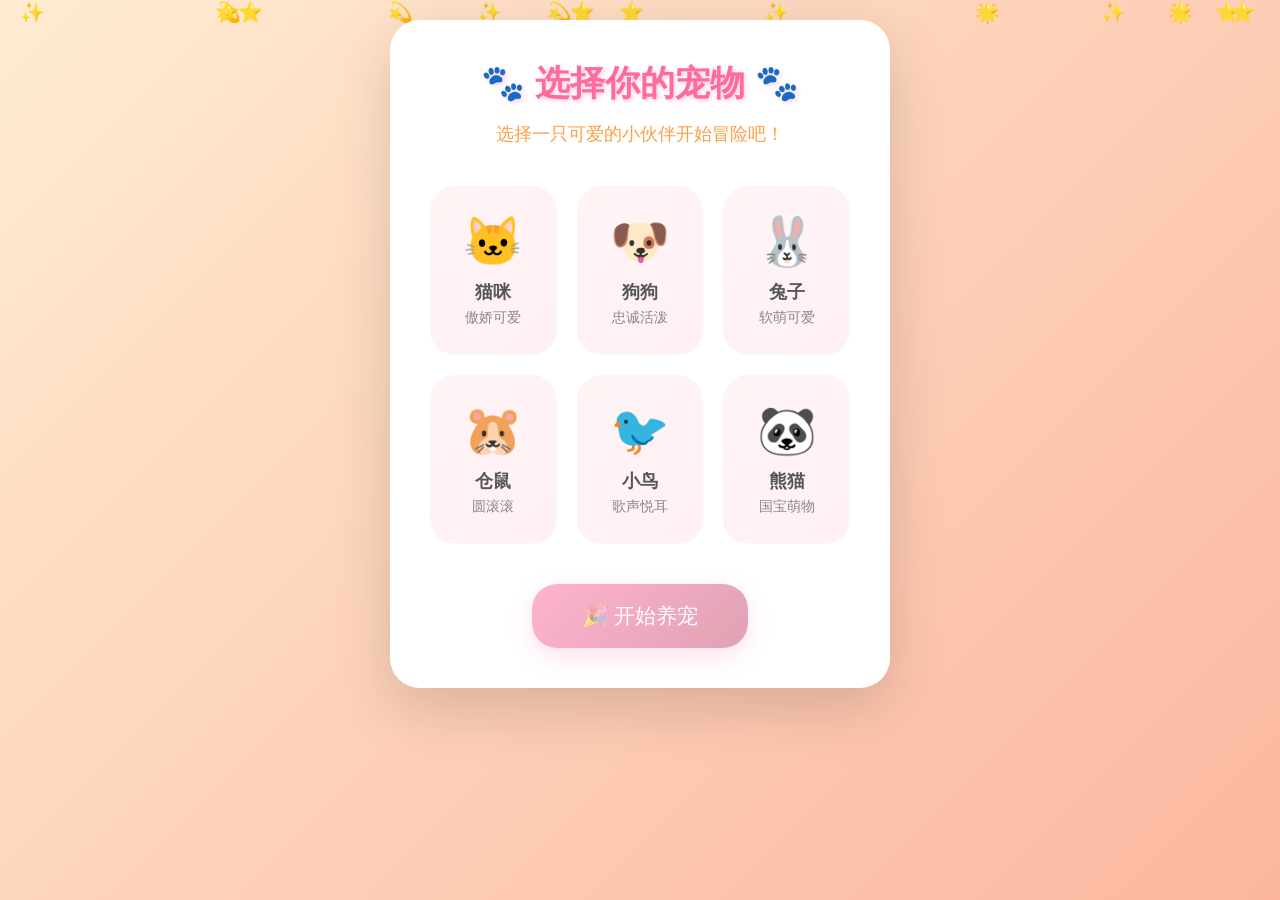
<file: test/pet/select-pet.html>
<!DOCTYPE html>
<html lang="zh-CN">
<head>
    <meta charset="UTF-8">
    <meta name="viewport" content="width=device-width, initial-scale=1.0">
    <title>选择你的宠物</title>
    <style>
        * {
            margin: 0;
            padding: 0;
            box-sizing: border-box;
        }

        body {
            font-family: 'Comic Sans MS', cursive, sans-serif;
            background: linear-gradient(135deg, #ffecd2 0%, #fcb69f 100%);
            min-height: 100vh;
            display: flex;
            flex-direction: column;
            align-items: center;
            padding: 20px;
        }

        .container {
            background: white;
            border-radius: 30px;
            box-shadow: 0 20px 60px rgba(0, 0, 0, 0.15);
            padding: 40px;
            max-width: 500px;
            width: 100%;
            text-align: center;
        }

        h1 {
            color: #FF6B9D;
            font-size: 2.2em;
            margin-bottom: 15px;
            text-shadow: 2px 2px 4px rgba(255, 107, 157, 0.3);
        }

        .subtitle {
            color: #FF9F43;
            font-size: 1.1em;
            margin-bottom: 40px;
        }

        .pet-grid {
            display: grid;
            grid-template-columns: repeat(3, 1fr);
            gap: 20px;
            margin-bottom: 40px;
        }

        .pet-card {
            background: linear-gradient(135deg, #fff5f5 0%, #fff0f5 100%);
            border: 3px solid transparent;
            border-radius: 25px;
            padding: 25px 15px;
            cursor: pointer;
            transition: all 0.3s ease;
            display: flex;
            flex-direction: column;
            align-items: center;
            gap: 10px;
        }

        .pet-card:hover {
            transform: translateY(-8px) scale(1.05);
            box-shadow: 0 15px 35px rgba(255, 107, 157, 0.3);
            border-color: #FF6B9D;
        }

        .pet-emoji {
            font-size: 48px;
            transition: transform 0.3s ease;
        }

        .pet-card:hover .pet-emoji {
            animation: bounce 0.5s ease-in-out;
        }

        @keyframes bounce {
            0%, 100% { transform: translateY(0); }
            50% { transform: translateY(-15px); }
        }

        .pet-name {
            font-size: 1.1em;
            color: #555;
            font-weight: bold;
        }

        .pet-desc {
            font-size: 0.85em;
            color: #888;
            margin-top: -5px;
        }

        .confirm-btn {
            background: linear-gradient(135deg, #FF6B9D, #C44569);
            border: none;
            border-radius: 25px;
            padding: 18px 50px;
            font-family: 'Comic Sans MS', cursive;
            font-size: 1.3em;
            color: white;
            cursor: pointer;
            transition: all 0.3s ease;
            box-shadow: 0 8px 25px rgba(255, 107, 157, 0.4);
        }

        .confirm-btn:hover {
            transform: translateY(-3px);
            box-shadow: 0 12px 35px rgba(255, 107, 157, 0.5);
        }

        .confirm-btn:active {
            transform: translateY(-1px);
        }

        .confirm-btn:disabled {
            opacity: 0.5;
            cursor: not-allowed;
            transform: none;
        }

        .selected-indicator {
            position: absolute;
            top: -5px;
            right: -5px;
            width: 25px;
            height: 25px;
            background: #FF6B9D;
            border-radius: 50%;
            display: flex;
            align-items: center;
            justify-content: center;
            color: white;
            font-size: 14px;
            box-shadow: 0 2px 10px rgba(255, 107, 157, 0.5);
        }

        .pet-card.selected {
            border-color: #FF6B9D;
            background: linear-gradient(135deg, #ffe0e0 0%, #ffd6e0 100%);
            box-shadow: 0 10px 30px rgba(255, 107, 157, 0.3);
        }

        .pet-card.selected .pet-emoji {
            animation: wiggle 0.5s ease-in-out infinite;
        }

        @keyframes wiggle {
            0%, 100% { transform: rotate(-3deg); }
            50% { transform: rotate(3deg); }
        }

        .sparkles-bg {
            position: fixed;
            top: 0;
            left: 0;
            right: 0;
            bottom: 0;
            pointer-events: none;
            overflow: hidden;
            z-index: -1;
        }

        .sparkle {
            position: absolute;
            font-size: 20px;
            animation: float 4s ease-in-out infinite;
        }

        @keyframes float {
            0%, 100% { transform: translateY(100vh) rotate(0deg); opacity: 0; }
            10% { opacity: 1; }
            90% { opacity: 1; }
            100% { transform: translateY(-10vh) rotate(360deg); opacity: 0; }
        }

        @media (max-width: 480px) {
            .container {
                padding: 25px;
            }

            h1 {
                font-size: 1.8em;
            }

            .pet-grid {
                grid-template-columns: repeat(2, 1fr);
            }

            .pet-emoji {
                font-size: 40px;
            }
        }
    </style>
</head>
<body>
    <div class="sparkles-bg" id="sparklesBg"></div>

    <div class="container">
        <h1>🐾 选择你的宠物 🐾</h1>
        <p class="subtitle">选择一只可爱的小伙伴开始冒险吧！</p>

        <div class="pet-grid">
            <div class="pet-card" data-pet="cat">
                <span class="pet-emoji">🐱</span>
                <span class="pet-name">猫咪</span>
                <span class="pet-desc">傲娇可爱</span>
            </div>
            <div class="pet-card" data-pet="dog">
                <span class="pet-emoji">🐶</span>
                <span class="pet-name">狗狗</span>
                <span class="pet-desc">忠诚活泼</span>
            </div>
            <div class="pet-card" data-pet="rabbit">
                <span class="pet-emoji">🐰</span>
                <span class="pet-name">兔子</span>
                <span class="pet-desc">软萌可爱</span>
            </div>
            <div class="pet-card" data-pet="hamster">
                <span class="pet-emoji">🐹</span>
                <span class="pet-name">仓鼠</span>
                <span class="pet-desc">圆滚滚</span>
            </div>
            <div class="pet-card" data-pet="bird">
                <span class="pet-emoji">🐦</span>
                <span class="pet-name">小鸟</span>
                <span class="pet-desc">歌声悦耳</span>
            </div>
            <div class="pet-card" data-pet="panda">
                <span class="pet-emoji">🐼</span>
                <span class="pet-name">熊猫</span>
                <span class="pet-desc">国宝萌物</span>
            </div>
        </div>

        <button class="confirm-btn" id="confirmBtn" disabled>
            🎉 开始养宠
        </button>
    </div>

    <script>
        const pets = {
            cat: { emoji: '🐱', name: '猫咪', desc: '傲娇可爱' },
            dog: { emoji: '🐶', name: '狗狗', desc: '忠诚活泼' },
            rabbit: { emoji: '🐰', name: '兔子', desc: '软萌可爱' },
            hamster: { emoji: '🐹', name: '仓鼠', desc: '圆滚滚' },
            bird: { emoji: '🐦', name: '小鸟', desc: '歌声悦耳' },
            panda: { emoji: '🐼', name: '熊猫', desc: '国宝萌物' }
        };

        let selectedPet = null;
        const petCards = document.querySelectorAll('.pet-card');
        const confirmBtn = document.getElementById('confirmBtn');

        const createSparkles = () => {
            const bg = document.getElementById('sparklesBg');
            const sparkleCount = 15;
            
            for (let i = 0; i < sparkleCount; i++) {
                const sparkle = document.createElement('span');
                sparkle.className = 'sparkle';
                sparkle.textContent = ['✨', '🌟', '💫', '⭐'][Math.floor(Math.random() * 4)];
                sparkle.style.left = `${Math.random() * 100}%`;
                sparkle.style.animationDelay = `${Math.random() * 4}s`;
                sparkle.style.animationDuration = `${3 + Math.random() * 3}s`;
                bg.appendChild(sparkle);
            }
        };

        petCards.forEach(card => {
            card.addEventListener('click', () => {
                const petType = card.dataset.pet;
                
                if (selectedPet === petType) {
                    card.classList.remove('selected');
                    selectedPet = null;
                } else {
                    petCards.forEach(c => c.classList.remove('selected'));
                    card.classList.add('selected');
                    selectedPet = petType;
                }
                
                confirmBtn.disabled = !selectedPet;
            });
        });

        confirmBtn.addEventListener('click', () => {
            if (selectedPet) {
                window.location.href = `pet.html?pet=${selectedPet}`;
            }
        });

        createSparkles();
    </script>
</body>
</html>
</file>
<file: WhoIsShe/style.css>
﻿@charset "UTF-8";
  :root{
    --ink:#050508;
    --ink-2:#0a090e;
    --paper:#e9dfcc;
    --muted:#978977;
    --dim:#5f574f;
    --red:#ce2f42;
    --red-hot:#ff4b5c;
    --red-dark:#5c101c;
    --gold:#c7a268;
    --gold-hi:#efd5a0;
    --line:rgba(199,162,104,.24);
    --line-soft:rgba(210,190,160,.11);
    --font-ui:"Microsoft YaHei","PingFang SC","Noto Sans SC","Hiragino Sans GB",sans-serif;
    --font-title:"STKaiti","KaiTi","Kaiti SC","Songti SC","Noto Serif SC",serif;
    --font-mono:"Cascadia Mono","Consolas","SFMono-Regular","Liberation Mono",monospace;
  }
  *{box-sizing:border-box;}
  html,body{width:100%;height:100%;margin:0;padding:0;}
  html{background:#030305;}
  body{
    overflow:hidden;
    background:
      radial-gradient(ellipse at 50% 42%, #111019 0%, #07070b 42%, #020203 100%);
    color:var(--paper);
    font-family:var(--font-ui);
    -webkit-font-smoothing:antialiased;
    user-select:none;
  }
  button{font:inherit;color:inherit;background:none;border:0;padding:0;cursor:pointer;}
  button:focus-visible{outline:1px solid var(--gold-hi);outline-offset:4px;}
  #app{
    position:fixed;inset:0;
    display:flex;align-items:center;justify-content:center;
    padding:0;
  }
  #app::before{
    content:"";position:absolute;inset:0;pointer-events:none;
    background:radial-gradient(ellipse at center, transparent 45%, rgba(0,0,0,.72) 100%);
  }
  #stage{
    position:relative;
    width:min(100vw, 177.7778vh);
    height:min(56.25vw, 100vh);
    aspect-ratio:16 / 9;
    overflow:hidden;
    background:#000;
    box-shadow:0 0 0 1px rgba(210,180,135,.07), 0 0 120px rgba(0,0,0,.9);
    isolation:isolate;
  }
  #game{
    position:absolute;inset:0;z-index:1;
    display:block;width:100%;height:100%;
    image-rendering:pixelated;
    image-rendering:crisp-edges;
    background:#06060a;
  }
  .fx-layer{position:absolute;inset:0;z-index:4;pointer-events:none;}
  .fx-scanlines{
    background:repeating-linear-gradient(to bottom,
      rgba(255,255,255,.022) 0px,
      rgba(255,255,255,.022) 1px,
      rgba(0,0,0,.035) 1px,
      rgba(0,0,0,.035) 3px);
    opacity:.72;
    mix-blend-mode:overlay;
  }
  .fx-grain{
    opacity:.045;
    mix-blend-mode:soft-light;
    background-image:url("data:image/svg+xml,%3Csvg xmlns='http://www.w3.org/2000/svg' width='220' height='220'%3E%3Cfilter id='n'%3E%3CfeTurbulence type='fractalNoise' baseFrequency='0.82' numOctaves='2' stitchTiles='stitch'/%3E%3C/filter%3E%3Crect width='220' height='220' filter='url(%23n)' opacity='0.72'/%3E%3C/svg%3E");
    animation:grainShift .32s steps(2) infinite;
  }
  .fx-vignette{
    background:
      radial-gradient(ellipse at 50% 46%, transparent 43%, rgba(0,0,0,.10) 65%, rgba(0,0,0,.48) 93%, rgba(0,0,0,.68) 100%),
      linear-gradient(to bottom, rgba(0,0,0,.22) 0%, transparent 15%, transparent 86%, rgba(0,0,0,.20) 100%);
  }
  .fx-frame{
    inset:clamp(7px,.85vw,14px);
    border:1px solid rgba(211,184,141,.10);
    box-shadow:inset 0 0 0 1px rgba(0,0,0,.45);
  }
  .fx-frame::before,.fx-frame::after{
    content:"";position:absolute;width:22px;height:22px;border-color:rgba(211,184,141,.36);border-style:solid;
  }
  .fx-frame::before{left:-1px;top:-1px;border-width:1px 0 0 1px;}
  .fx-frame::after{right:-1px;bottom:-1px;border-width:0 1px 1px 0;}

  @keyframes grainShift{
    0%{transform:translate(0,0);}
    25%{transform:translate(-2%,1%);}
    50%{transform:translate(1%,-2%);}
    75%{transform:translate(-1%,-1%);}
    100%{transform:translate(2%,2%);}
  }

  /* ============ HUD ============ */
  .hud{
    position:absolute;z-index:16;
    top:clamp(14px,2.5vh,30px);
    left:clamp(18px,2.6vw,46px);
    right:clamp(18px,2.6vw,46px);
    display:flex;align-items:flex-start;justify-content:space-between;
    pointer-events:none;
    transition:opacity .42s ease, transform .42s ease;
  }
  .hud.is-hidden{opacity:0;transform:translateY(-8px);}
  .hud-left{display:flex;align-items:flex-start;}
  .player-plate{display:flex;align-items:center;gap:clamp(9px,.9vw,14px);}
  .crest{
    width:clamp(30px,2.8vw,44px);
    aspect-ratio:1;
    position:relative;flex:none;
    display:grid;place-items:center;
    border:1px solid rgba(210,178,126,.5);
    background:linear-gradient(135deg, rgba(36,25,24,.92), rgba(8,8,10,.96));
    box-shadow:0 0 0 3px rgba(5,5,8,.5), inset 0 0 14px rgba(190,40,58,.2);
    overflow:hidden;
  }
  .crest::after{
    content:"";position:absolute;inset:4px;border:1px solid rgba(206,47,66,.22);
  }
  #portraitCanvas{width:100%;height:100%;image-rendering:pixelated;display:block;}
  .vitals{display:flex;flex-direction:column;gap:4px;min-width:clamp(156px,18.5vw,274px);}
  .vitals-top{display:flex;align-items:baseline;gap:7px;line-height:1;}
  .vitals-top .name{
    font-family:var(--font-title);font-size:clamp(13px,1.15vw,18px);
    color:var(--paper);letter-spacing:.18em;
  }
  .vitals-top .jp{font-family:var(--font-mono);font-size:clamp(7px,.56vw,9px);letter-spacing:.34em;color:var(--dim);}
  .vitals-top .hp-text{
    margin-left:auto;font-family:var(--font-mono);font-size:clamp(8px,.62vw,10px);
    letter-spacing:.08em;color:var(--muted);font-variant-numeric:tabular-nums;
  }
  .hp-track{
    position:relative;height:clamp(7px,.7vw,10px);
    background:rgba(8,7,9,.88);
    border:1px solid rgba(208,184,142,.22);
    overflow:hidden;
    clip-path:polygon(0 0, 100% 0, calc(100% - 6px) 100%, 0 100%);
  }
  .hp-lag,.hp-fill{position:absolute;inset:1px auto 1px 1px;width:100%;transform-origin:left center;}
  .hp-lag{background:rgba(235,220,190,.65);transition:width .55s cubic-bezier(.2,.7,.2,1) .2s;}
  .hp-fill{
    background:linear-gradient(90deg,#6d1122 0%,#a91f35 34%,#e23a4e 78%,#ff6c72 100%);
    box-shadow:0 0 7px rgba(206,47,66,.55);
    transition:width .13s linear;
  }
  .hp-fill::after{
    content:"";position:absolute;inset:0;
    background:linear-gradient(to bottom, rgba(255,255,255,.26), transparent 55%, rgba(0,0,0,.2));
  }
  .hp-fill.is-low{animation:lowHp 1.1s ease-in-out infinite;}
  @keyframes lowHp{
    0%,100%{filter:brightness(1);box-shadow:0 0 7px rgba(206,47,66,.55);}
    50%{filter:brightness(1.45);box-shadow:0 0 14px rgba(255,50,68,.9);}
  }
  .hp-track .notches{
    position:absolute;inset:0;pointer-events:none;
    background:repeating-linear-gradient(to right, transparent 0 calc(10% - 1px), rgba(0,0,0,.4) calc(10% - 1px) 10%);
    mix-blend-mode:multiply;opacity:.6;
  }
  .btn-sound{
    pointer-events:auto;position:absolute;right:clamp(18px,2.6vw,46px);bottom:clamp(16px,2.2vh,26px);
    z-index:31;width:30px;height:30px;display:grid;place-items:center;
    border:1px solid rgba(208,184,142,.20);border-radius:50%;
    background:rgba(7,7,10,.45);color:var(--muted);
    font-family:var(--font-mono);font-size:11px;
    transition:.2s ease;backdrop-filter:blur(3px);
  }
  .btn-sound:hover{color:var(--paper);border-color:rgba(208,184,142,.5);background:rgba(20,16,19,.8);}
  .btn-sound .off{display:none;}
  .btn-sound.is-muted .on{display:none;}
  .btn-sound.is-muted .off{display:inline;}
  .vitals-bottom{
    display:flex;align-items:center;justify-content:space-between;gap:12px;
    font-family:var(--font-mono);font-size:clamp(7px,.57vw,9px);
    letter-spacing:.16em;color:var(--dim);text-transform:uppercase;
  }
  .vitals-bottom b{color:var(--gold);font-weight:400;}
  .vitals-bottom .dot{
    display:inline-block;width:3px;height:3px;background:var(--red);
    margin-right:5px;transform:rotate(45deg) translateY(-1px);
    box-shadow:0 0 5px rgba(255,70,90,.8);
  }
  .hud-kbd{
    display:inline-grid;place-items:center;min-width:13px;height:13px;padding:0 3px;
    margin-right:4px;border:1px solid rgba(206,47,66,.38);
    font-family:var(--font-mono);font-size:8px;line-height:1;color:#ffadb4;
    background:rgba(76,17,27,.25);vertical-align:1px;
  }
  .hud-center{
    position:absolute;left:50%;top:0;transform:translateX(-50%);
    display:flex;justify-content:center;min-width:160px;
  }
  .combo-hud{
    display:flex;align-items:flex-end;gap:5px;opacity:0;transform:translateY(-5px) scale(.94);
    transition:opacity .18s ease, transform .18s ease;
    text-shadow:0 2px 12px rgba(0,0,0,.8);
  }
  .combo-hud.is-visible{opacity:1;transform:translateY(0) scale(1);}
  .combo-hud .combo-num{
    font-family:var(--font-mono);font-size:clamp(22px,2.3vw,38px);
    line-height:.86;color:var(--gold-hi);font-weight:600;
    font-variant-numeric:tabular-nums;
  }
  .combo-hud .combo-series{display:flex;flex-direction:column;gap:2px;padding-bottom:2px;}
  .combo-hud .combo-label{
    font-family:var(--font-title);font-size:clamp(10px,.9vw,14px);
    color:var(--paper);line-height:1;letter-spacing:.1em;
  }
  .combo-hud .combo-en{
    font-family:var(--font-mono);font-size:clamp(6px,.46vw,8px);
    color:var(--dim);letter-spacing:.22em;line-height:1;
  }
  .combo-hud.bump .combo-num{animation:comboBump .28s cubic-bezier(.2,1.6,.4,1);}
  @keyframes comboBump{0%{transform:scale(1.32);color:#fff;}100%{transform:scale(1);color:var(--gold-hi);}}
  .hud-right{display:flex;flex-direction:column;align-items:flex-end;gap:8px;padding-top:2px;}
  .wave-label{
    display:flex;align-items:baseline;gap:6px;
    font-family:var(--font-mono);font-size:clamp(8px,.64vw,10px);
    letter-spacing:.12em;color:var(--dim);
  }
  .wave-label .wave-kicker{font-family:var(--font-title);font-size:clamp(10px,.9vw,14px);letter-spacing:.24em;color:var(--muted);}
  .wave-label strong{font-size:clamp(15px,1.35vw,21px);color:var(--gold-hi);font-weight:400;letter-spacing:.06em;}
  .wave-label .slash{color:rgba(199,162,104,.32);}
  .enemy-pips{display:flex;gap:5px;height:9px;align-items:center;}
  .enemy-pips i{
    display:block;width:5px;height:5px;transform:rotate(45deg);
    background:rgba(200,80,120,.4);border:1px solid rgba(216,120,160,.38);
    transition:.24s ease;
  }
  .enemy-pips i.is-dead{background:transparent;border-color:rgba(160,140,120,.16);opacity:.45;transform:rotate(45deg) scale(.7);}
  .enemy-pips i.is-alive{background:#d86191;box-shadow:0 0 7px rgba(232,90,150,.55);}

  /* ============ transient overlays ============ */
  .announce{
    position:absolute;z-index:20;left:50%;top:21%;
    transform:translate(-50%,-50%) scale(.96);
    display:flex;flex-direction:column;align-items:center;gap:7px;
    opacity:0;pointer-events:none;text-align:center;
    transition:opacity .35s ease, transform .35s ease;
  }
  .announce.is-visible{opacity:1;transform:translate(-50%,-50%) scale(1);}
  .announce .rule{display:flex;align-items:center;gap:12px;width:clamp(210px,26vw,360px);}
  .announce .rule::before,.announce .rule::after{content:"";height:1px;flex:1;background:linear-gradient(90deg,transparent,rgba(199,162,104,.65));}
  .announce .rule::after{background:linear-gradient(90deg,rgba(199,162,104,.65),transparent);}
  .announce .rule i{width:4px;height:4px;background:var(--red);transform:rotate(45deg);box-shadow:0 0 9px rgba(255,70,90,.7);}
  .announce .zh{
    font-family:var(--font-title);font-size:clamp(26px,3.7vw,58px);
    letter-spacing:.25em;color:var(--paper);text-indent:.25em;
    text-shadow:0 3px 20px rgba(0,0,0,.85),0 0 32px rgba(206,47,66,.14);
    white-space:nowrap;
  }
  .announce .en{
    font-family:var(--font-mono);font-size:clamp(7px,.58vw,9px);
    letter-spacing:.38em;color:var(--gold);text-transform:uppercase;
    text-indent:.38em;
  }
  .announce .sub{
    font-size:clamp(9px,.74vw,12px);letter-spacing:.16em;color:var(--muted);
    margin-top:2px;
  }
  .parry-callout{
    position:absolute;z-index:24;left:50%;top:41%;
    transform:translate(-50%,-50%);
    display:flex;flex-direction:column;align-items:center;gap:4px;
    opacity:0;pointer-events:none;
  }
  .parry-callout.is-visible{animation:parryCallout .92s cubic-bezier(.16,.8,.3,1) forwards;}
  .parry-callout .parry-zh{
    font-family:var(--font-title);
    font-size:clamp(42px,5.5vw,86px);line-height:1;
    letter-spacing:.18em;text-indent:.18em;
    color:#fff4e8;
    text-shadow:0 0 8px rgba(255,255,255,.9), 0 0 28px rgba(255,88,96,.8), 0 0 64px rgba(255,50,72,.45), 0 4px 0 rgba(90,10,22,.75);
  }
  .parry-callout .parry-en{
    font-family:var(--font-mono);font-size:clamp(8px,.68vw,11px);
    letter-spacing:.46em;text-indent:.46em;color:var(--gold-hi);
    text-shadow:0 0 12px rgba(255,120,120,.5);
  }
  .parry-callout .parry-burst{
    position:absolute;left:50%;top:50%;width:min(46vw,550px);aspect-ratio:1;
    border:1px solid rgba(255,230,220,.32);border-radius:50%;
    transform:translate(-50%,-50%) scale(.2);
    box-shadow:0 0 60px rgba(255,70,80,.2), inset 0 0 60px rgba(255,70,80,.15);
  }
  .parry-callout.is-visible .parry-burst{animation:parryRing .62s cubic-bezier(.1,.7,.25,1) forwards;}
  @keyframes parryCallout{
    0%{opacity:0;transform:translate(-50%,-50%) scale(1.28);filter:blur(5px);}
    10%{opacity:1;filter:blur(0);}
    72%{opacity:1;transform:translate(-50%,-50%) scale(1);}
    100%{opacity:0;transform:translate(-50%,-52%) scale(.98);}
  }
  @keyframes parryRing{
    0%{opacity:.85;transform:translate(-50%,-50%) scale(.15);}
    100%{opacity:0;transform:translate(-50%,-50%) scale(1.15);}
  }
  .hint-bar{
    position:absolute;z-index:18;left:50%;bottom:clamp(16px,3.2vh,36px);
    transform:translate(-50%,8px);
    display:flex;align-items:center;gap:10px;
    padding:8px 15px 8px 9px;
    background:linear-gradient(90deg, rgba(9,8,11,.86), rgba(12,10,13,.6));
    border:1px solid rgba(208,184,142,.16);
    border-left:2px solid rgba(206,47,66,.7);
    opacity:0;pointer-events:none;
    transition:opacity .4s ease, transform .4s ease;
    backdrop-filter:blur(3px);
    max-width:calc(100% - 32px);
  }
  .hint-bar.is-visible{opacity:1;transform:translate(-50%,0);}
  .hint-bar kbd{
    display:inline-grid;place-items:center;min-width:24px;height:24px;padding:0 6px;
    border:1px solid rgba(210,180,135,.4);background:rgba(40,32,27,.65);
    font-family:var(--font-mono);font-size:11px;color:var(--gold-hi);
    box-shadow:0 2px 0 rgba(0,0,0,.45);
  }
  .hint-bar .hint-text{display:flex;flex-direction:column;gap:2px;line-height:1;}
  .hint-bar .hint-text b{font-size:clamp(10px,.8vw,13px);font-weight:400;letter-spacing:.08em;color:var(--paper);}
  .hint-bar .hint-text small{font-size:clamp(8px,.6vw,10px);letter-spacing:.06em;color:var(--dim);}

  /* ============ screens ============ */
  .screen{
    position:absolute;inset:0;z-index:30;
    opacity:1;visibility:visible;
    transition:opacity .55s ease, visibility .55s ease;
  }
  .screen.is-hidden{opacity:0;visibility:hidden;pointer-events:none;}
  .screen-title{
    display:flex;flex-direction:column;justify-content:space-between;
    padding:clamp(22px,3.2vw,50px) clamp(26px,5vw,90px);
    background:
      linear-gradient(90deg, rgba(3,3,6,.97) 0%, rgba(3,3,6,.88) 30%, rgba(3,3,6,.50) 55%, rgba(3,3,6,.04) 78%, rgba(3,3,6,.25) 100%),
      linear-gradient(0deg, rgba(3,3,6,.90) 0%, rgba(3,3,6,.10) 38%, rgba(3,3,6,.22) 100%);
  }
  .title-topline{
    display:flex;align-items:center;gap:16px;
    font-family:var(--font-mono);font-size:clamp(7px,.55vw,9px);
    letter-spacing:.22em;color:rgba(200,190,170,.38);text-transform:uppercase;
  }
  .title-topline .cinema-line{width:clamp(30px,5vw,80px);height:1px;background:rgba(199,162,104,.24);}
  .title-main{
    display:flex;flex-direction:column;align-items:flex-start;
    margin-top:auto;margin-bottom:auto;max-width:min(59%,720px);
    padding-bottom:clamp(0px,2vh,24px);
  }
  .title-eyebrow{
    display:flex;align-items:center;gap:12px;
    font-size:clamp(9px,.72vw,11px);letter-spacing:.3em;color:var(--muted);
    text-transform:uppercase;margin-bottom:clamp(8px,1.5vh,16px);
  }
  .title-eyebrow .seal{
    display:inline-grid;place-items:center;width:23px;height:23px;
    color:#e6c991;background:#5e1620;border:1px solid rgba(230,201,145,.36);
    font-family:var(--font-title);font-size:14px;letter-spacing:0;
    box-shadow:0 0 18px rgba(140,25,40,.24);
  }
  .game-title{
    position:relative;margin:0;
    font-family:var(--font-title);font-weight:500;
    font-size:clamp(64px,10.2vw,168px);
    line-height:.84;letter-spacing:.04em;
    color:#ece3d2;
    text-shadow:0 5px 0 rgba(28,14,16,.5),0 15px 44px rgba(0,0,0,.8),0 0 80px rgba(206,47,66,.10);
    display:flex;align-items:center;justify-content:center;
  }
  .game-title .char{position:relative;display:inline-block;}
  .game-title .char + .char{margin-left:.08em;}
  .game-title .char:first-child{color:#d8cdbb;}
  .game-title .char:last-child{
    color:#e9dfcd;
    text-shadow:0 5px 0 rgba(28,14,16,.5), 0 0 42px rgba(206,47,66,.18), 0 15px 44px rgba(0,0,0,.8);
  }
  .game-title .title-slash{
    position:absolute;left:-.05em;right:-.2em;bottom:.11em;height:2px;
    background:linear-gradient(90deg, transparent, #921d2c 18%, #ff5969 62%, transparent);
    transform:rotate(-4deg);opacity:.74;
    box-shadow:0 0 12px rgba(255,50,70,.35);
  }
  .game-title .title-slash::after{
    content:"";position:absolute;right:13%;top:-2px;width:3px;height:3px;background:#fff0dc;
    box-shadow:0 0 9px #ff6b75;
  }
  .title-en{
    display:flex;align-items:center;gap:12px;
    margin-top:clamp(10px,1.6vh,18px);
    font-family:var(--font-mono);font-size:clamp(9px,.9vw,14px);
    letter-spacing:.58em;color:var(--gold);text-transform:uppercase;
  }
  .title-en::before{content:"";width:clamp(20px,3vw,46px);height:1px;background:linear-gradient(90deg,var(--red),rgba(206,47,66,.1));}
  .title-tag{
    margin:clamp(16px,2.5vh,28px) 0 0;
    font-family:var(--font-title);font-size:clamp(13px,1.18vw,19px);
    letter-spacing:.19em;color:rgba(220,207,186,.73);
  }
  .title-actions{display:flex;align-items:center;gap:clamp(16px,2vw,30px);margin-top:clamp(22px,3.6vh,42px);}
  .btn-primary{
    position:relative;display:flex;align-items:center;gap:14px;
    padding:clamp(10px,1.25vh,15px) clamp(19px,2vw,31px);
    border:1px solid rgba(216,186,134,.44);
    background:linear-gradient(110deg, rgba(45,17,23,.88), rgba(17,12,15,.92) 58%);
    color:var(--paper);font-family:var(--font-title);
    font-size:clamp(15px,1.3vw,21px);letter-spacing:.2em;
    transition:background .22s ease,border-color .22s ease,transform .22s ease,box-shadow .22s ease;
    clip-path:polygon(0 0, calc(100% - 10px) 0, 100% 10px, 100% 100%, 10px 100%, 0 calc(100% - 10px));
  }
  .btn-primary::before{
    content:"";position:absolute;left:0;top:0;bottom:0;width:2px;background:var(--red);
    box-shadow:0 0 12px rgba(255,50,70,.5);transition:width .2s ease;
  }
  .btn-primary .btn-mark{font-size:.6em;color:var(--red-hot);transition:transform .25s ease;}
  .btn-primary .btn-en{
    font-family:var(--font-mono);font-size:clamp(7px,.5vw,9px);
    letter-spacing:.2em;color:rgba(204,186,158,.5);margin-left:2px;
  }
  .btn-primary:hover{
    border-color:rgba(255,205,160,.7);
    background:linear-gradient(110deg, rgba(111,25,38,.96), rgba(30,14,18,.95) 70%);
    box-shadow:0 0 34px rgba(180,35,55,.22), inset 0 0 20px rgba(180,35,55,.12);
    transform:translateY(-1px);
  }
  .btn-primary:hover::before{width:4px;}
  .btn-primary:hover .btn-mark{transform:translateX(3px) rotate(45deg);}
  .btn-primary:active{transform:translateY(0);}
  .audio-note{
    font-family:var(--font-mono);font-size:clamp(7px,.52vw,9px);
    letter-spacing:.15em;color:var(--dim);text-transform:uppercase;
    line-height:1.9;
  }
  .audio-note::before{content:"◈ ";color:rgba(206,47,66,.6);}
  .control-strip{
    display:flex;flex-wrap:wrap;align-items:center;gap:clamp(12px,1.7vw,26px);
    margin-top:clamp(22px,4vh,44px);padding-top:clamp(11px,1.6vh,16px);
    border-top:1px solid rgba(210,190,160,.11);
    max-width:680px;
  }
  .ctrl{display:flex;align-items:center;gap:8px;color:var(--muted);font-size:clamp(10px,.8vw,13px);letter-spacing:.08em;}
  .ctrl kbd{
    display:inline-grid;place-items:center;min-width:26px;height:26px;padding:0 6px;
    border:1px solid rgba(210,184,140,.25);background:rgba(148,135,115,.05);
    font-family:var(--font-mono);font-size:clamp(10px,.78vw,13px);color:rgba(230,214,187,.75);
  }
  .ctrl.accent{color:var(--paper);}
  .ctrl.accent kbd{border-color:rgba(206,47,66,.45);background:rgba(120,30,43,.18);color:#ffadb4;}
  .title-side{
    position:absolute;right:clamp(28px,4.6vw,82px);top:50%;transform:translateY(-50%);
    writing-mode:vertical-rl;text-orientation:mixed;
    font-family:var(--font-title);font-size:clamp(10px,1vw,16px);
    letter-spacing:.6em;color:rgba(210,190,160,.32);
    padding-top:12px;
  }
  .title-side::before{
    content:"";display:block;width:1px;height:clamp(38px,7vh,80px);
    margin:0 auto 14px;background:linear-gradient(rgba(206,47,66,.65),rgba(206,47,66,0));
  }
  .title-footer{
    display:flex;justify-content:space-between;align-items:flex-end;gap:20px;
    padding-top:12px;
  }
  .title-footer .tip{
    display:flex;align-items:flex-start;gap:9px;
    font-size:clamp(9px,.72vw,11px);line-height:1.7;color:rgba(188,170,144,.64);
    letter-spacing:.06em;max-width:650px;
  }
  .title-footer .tip b{color:#e6d6bc;font-weight:400;}
  .title-footer .tip .tip-mark{color:var(--red);font-family:var(--font-mono);font-size:9px;margin-top:.4em;}
  .title-footer .credit{
    flex:none;font-family:var(--font-mono);font-size:clamp(6px,.48vw,8px);
    letter-spacing:.2em;color:rgba(180,162,136,.32);text-transform:uppercase;
    padding-bottom:2px;
  }

  .screen-end{
    display:flex;align-items:center;justify-content:center;
    background:
      radial-gradient(ellipse at 50% 44%, rgba(30,12,17,.46), rgba(3,3,6,.83) 52%, rgba(2,2,4,.96) 100%);
    backdrop-filter:blur(3px);
    padding:24px;
  }
  .end-card{
    width:min(90%,560px);
    max-height:calc(100% - 20px);
    overflow-y:auto;
    scrollbar-width:thin;
    scrollbar-color:rgba(199,162,104,.35) transparent;
    display:flex;flex-direction:column;align-items:center;text-align:center;
    padding:clamp(20px,3vw,42px) clamp(24px,4vw,54px);
    border:1px solid rgba(208,184,142,.15);
    background:
      linear-gradient(180deg, rgba(16,11,14,.80), rgba(6,5,8,.91)),
      repeating-linear-gradient(90deg, transparent 0 39px, rgba(255,255,255,.015) 39px 40px);
    position:relative;
    box-shadow:0 30px 90px rgba(0,0,0,.5);
  }
  .end-card::before,.end-card::after{
    content:"";position:absolute;width:26px;height:26px;border:1px solid rgba(206,47,66,.36);
  }
  .end-card::before{left:-1px;top:-1px;border-width:1px 0 0 1px;}
  .end-card::after{right:-1px;bottom:-1px;border-width:0 1px 1px 0;}
  .end-kicker{
    font-family:var(--font-mono);font-size:clamp(7px,.58vw,9px);
    letter-spacing:.36em;color:var(--dim);text-transform:uppercase;
  }
  .end-title{
    margin:clamp(8px,1.4vh,14px) 0 0;
    font-family:var(--font-title);font-weight:400;
    font-size:clamp(42px,5.3vw,82px);line-height:1;letter-spacing:.22em;text-indent:.22em;
  }
  .end-title-death{color:#d8c9b7;text-shadow:0 0 40px rgba(206,47,66,.22),0 4px 0 rgba(30,8,12,.6);}
  .end-title-victory{color:#ecd9b0;text-shadow:0 0 46px rgba(225,188,120,.22),0 4px 0 rgba(30,20,10,.6);}
  .end-rule{
    width:100%;display:flex;align-items:center;gap:12px;
    margin:clamp(12px,2vh,20px) 0;
    font-family:var(--font-mono);font-size:clamp(6px,.5vw,8px);
    letter-spacing:.32em;color:var(--gold);text-transform:uppercase;
  }
  .end-rule::before,.end-rule::after{content:"";height:1px;flex:1;background:linear-gradient(90deg,transparent,rgba(199,162,104,.32));}
  .end-rule::after{background:linear-gradient(90deg,rgba(199,162,104,.32),transparent);}
  .end-quote{
    margin:0 0 clamp(14px,2.4vh,22px);
    font-family:var(--font-title);font-size:clamp(11px,.9vw,14px);
    letter-spacing:.12em;color:rgba(206,190,167,.56);
  }
  .stat-grid{
    display:grid;grid-template-columns:repeat(4,1fr);width:100%;
    border-top:1px solid rgba(208,184,142,.12);
    border-bottom:1px solid rgba(208,184,142,.12);
    margin-bottom:clamp(18px,2.8vh,28px);
  }
  .stat{padding:clamp(9px,1.5vh,14px) 6px;border-right:1px solid rgba(208,184,142,.09);}
  .stat:last-child{border-right:0;}
  .stat .num{
    display:block;font-family:var(--font-mono);font-size:clamp(17px,1.8vw,27px);
    color:var(--gold-hi);line-height:1;font-variant-numeric:tabular-nums;
  }
  .stat .label{
    display:block;margin-top:6px;font-size:clamp(7px,.58vw,9px);
    letter-spacing:.16em;color:var(--dim);
  }
  .end-actions{display:flex;align-items:center;gap:18px;}
  .btn-secondary{
    font-size:clamp(9px,.72vw,11px);letter-spacing:.16em;color:var(--dim);
    border-bottom:1px solid transparent;padding:5px 1px;transition:.2s ease;
  }
  .btn-secondary:hover{color:var(--paper);border-color:rgba(208,184,142,.35);}
  .screen-pause{
    display:flex;align-items:center;justify-content:center;
    background:rgba(3,3,6,.72);backdrop-filter:blur(4px);
  }
  .pause-card{
    width:min(88%,500px);padding:clamp(22px,3.4vw,44px);
    max-height:calc(100% - 20px);overflow-y:auto;scrollbar-width:thin;
    border:1px solid rgba(208,184,142,.16);
    background:linear-gradient(180deg, rgba(18,13,16,.92), rgba(7,6,9,.96));
    text-align:center;
  }
  .pause-card h2{
    margin:0;font-family:var(--font-title);font-weight:400;
    font-size:clamp(30px,3.4vw,50px);letter-spacing:.3em;text-indent:.3em;color:var(--paper);
  }
  .pause-sub{font-family:var(--font-mono);font-size:clamp(7px,.5vw,8px);letter-spacing:.4em;color:var(--dim);margin-top:5px;}
  .pause-controls{
    display:grid;grid-template-columns:1fr 1fr;gap:8px 18px;
    margin:clamp(16px,2.6vh,25px) 0;text-align:left;
    border-top:1px solid rgba(208,184,142,.1);border-bottom:1px solid rgba(208,184,142,.1);
    padding:clamp(12px,2vh,19px) 0;
  }
  .pause-controls .row{display:flex;align-items:center;justify-content:space-between;gap:12px;font-size:clamp(8px,.66vw,10px);color:var(--muted);letter-spacing:.06em;}
  .pause-controls kbd{
    min-width:21px;height:20px;display:inline-grid;place-items:center;padding:0 5px;
    border:1px solid rgba(208,184,142,.24);font-family:var(--font-mono);font-size:9px;color:var(--gold);
  }
  .pause-actions{display:flex;align-items:center;justify-content:center;gap:20px;}
  .pause-actions .btn-primary{font-size:clamp(13px,1.1vw,17px);}

  @media (max-width: 900px){
    .title-main{max-width:70%;}
    .title-side{display:none;}
    .title-footer .credit{display:none;}
    .vitals{min-width:clamp(120px,18.5vw,220px);}
    .control-strip{gap:8px 13px;}
    .audio-note{display:none;}
  }
  @media (max-width: 640px){
    .screen-title{padding:18px 20px;}
    .title-topline{display:none;}
    .title-main{max-width:88%;margin-top:auto;margin-bottom:auto;}
    .game-title{font-size:clamp(50px,15vw,90px);}
    .title-actions{margin-top:16px;gap:12px;flex-wrap:wrap;}
    .control-strip{margin-top:16px;gap:7px 12px;}
    .title-footer .tip{display:none;}
    .hud{top:12px;left:12px;right:12px;}
    .crest{display:none;}
    .vitals{min-width:118px;}
    .vitals-bottom{display:none;}
    .wave-label .wave-kicker{display:none;}
    .hint-bar{bottom:12px;padding:6px 10px 6px 7px;}
    .hint-bar .hint-text small{display:none;}
    .stat-grid{grid-template-columns:repeat(2,1fr);}
    .stat:nth-child(2){border-right:0;}
    .stat:nth-child(-n+2){border-bottom:1px solid rgba(208,184,142,.09);}
    .pause-controls{grid-template-columns:1fr;}
    .end-actions{flex-direction:column;gap:10px;}
  }
  @media (max-width: 640px){
    .screen-title{padding:10px 14px;}
    .title-main{max-width:92%;padding-bottom:0;}
    .title-eyebrow{display:none;}
    .game-title{font-size:clamp(36px,11vw,56px);}
    .title-en{margin-top:4px;font-size:7px;letter-spacing:.4em;}
    .title-tag{margin-top:6px;font-size:10px;letter-spacing:.08em;}
    .title-actions{margin-top:8px;gap:8px;}
    .btn-primary{padding:6px 12px;font-size:13px;gap:8px;}
    .btn-primary .btn-en{display:none;}
    .control-strip{margin-top:8px;padding-top:5px;gap:6px 11px;}
    .ctrl{font-size:9px;gap:4px;}
    .ctrl kbd{min-width:19px;height:19px;padding:0 4px;font-size:9px;}
    .title-footer{display:none;}
    .end-card{padding:12px 16px;}
    .end-kicker{font-size:6px;}
    .end-title{font-size:clamp(28px,8vw,44px);margin-top:4px;}
    .end-rule{margin:6px 0;}
    .end-quote{margin-bottom:8px;font-size:10px;}
    .stat-grid{margin-bottom:10px;}
    .stat{padding:5px 4px;}
    .stat .num{font-size:16px;}
    .pause-card{padding:12px 16px;}
    .pause-card h2{font-size:26px;}
    .pause-sub{margin-top:2px;font-size:6px;}
    .pause-controls{margin:8px 0;padding:8px 0;gap:4px 10px;}
    .pause-actions{flex-direction:column;gap:8px;}
    .hud{top:10px;left:12px;right:12px;}
  }
  @media (prefers-reduced-motion: reduce){
    .fx-grain{animation:none;}
    *{transition-duration:.01ms !important;animation-duration:.01ms !important;}
    /* still show the parry confirmation, just without the scale/blur flourish */
    .parry-callout.is-visible{
      animation:parryCalloutReduced .9s linear forwards !important;
    }
    .parry-callout.is-visible .parry-burst{animation:none !important;opacity:0;}
  }
  @keyframes parryCalloutReduced{
    0%,68%{opacity:1;transform:translate(-50%,-50%);filter:none;}
    100%{opacity:0;transform:translate(-50%,-52%);filter:none;}
  }
</file>
